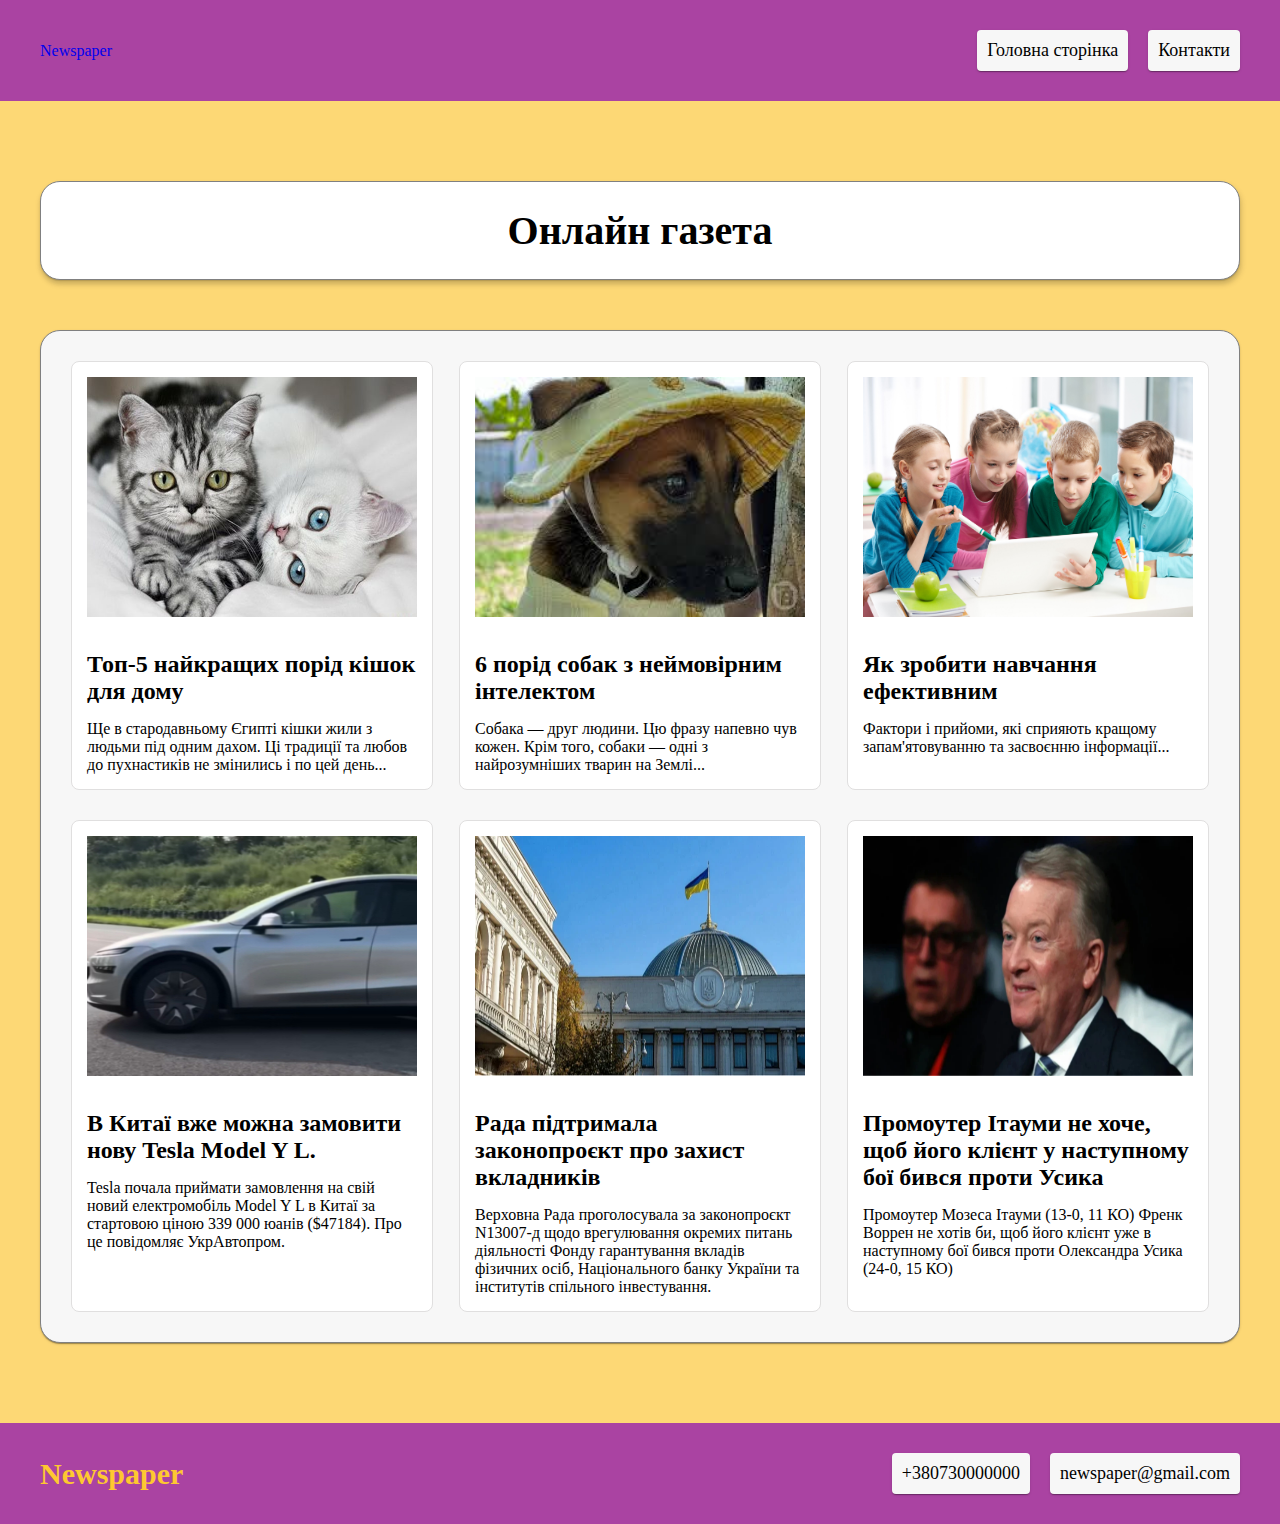
<file: index.html>
<!DOCTYPE html>
<html lang="en">

<head>
    <meta charset="UTF-8">
    <meta name="viewport" content="width=device-width, initial-scale=1.0">
    <title>Онлайн газета</title>
    <link rel="stylesheet" href="style.css">
</head>

<body>
    <header class="header">
        <div class="container header-container">
            <a href="index.html">Newspaper</a>
            <ul class="header-list">
                <li class="header-item">
                    <a class="header-link" href="">Головна сторінка</a>
                </li>
                <li class="header-item">
                    <a class="header-link" href="">Контакти</a>
                </li>
            </ul>
        </div>
    </header>
    <main class="main">
        <section class="hero">
            <div class="container">
                <div class="hero-wrap">
                    <h1 class="hero-title">Онлайн газета</h1>
                </div>
                <div class="hero-container">
                    <ul class="hero-list">
                        <li class="hero-item">
                            <a class="hero-link" href="./new1.html">
                                <img class="hero-img" src="./img/new-one.jpg" alt="Кішки">
                                <h2 class="hero-subtitle">Топ-5 найкращих порiд кішок для дому</h2>
                                <p class="hero-text">
                                    Ще в стародавньому Єгипті кішки жили з людьми під одним дахом. Ці традиції та любов
                                    до пухнастиків не змінились і по цей день...
                                </p>
                            </a>
                        </li>
                        <li class="hero-item">
                            <a class="hero-link" href="./new2.html">
                                <img class="hero-img" src="./img/new-two.jpg" alt="Песик">
                                <h2 class="hero-subtitle">6 порід собак з неймовірним інтелектом</h2>
                                <p class="hero-text">
                                    Собака — друг людини. Цю фразу напевно чув кожен. Крім того, собаки — одні з
                                    найрозумніших тварин на Землі...
                                </p>
                            </a>
                        </li>
                        <li class="hero-item">
                            <a class="hero-link" href="./new3.html">
                                <img class="hero-img" src="./img/new-three.jpg" alt="Діти навчаються">
                                <h2 class="hero-subtitle">Як зробити навчання ефективним</h2>
                                <p class="hero-text">
                                    Фактори і прийоми, які сприяють кращому запам'ятовуванню та засвоєнню інформації...
                                </p>
                            </a>
                        </li>
                        <li class="hero-item">
                            <a class="hero-link" href="./new4.html">
                                <img class="hero-img" src="./img/model y.jpg" alt="Tesla model Y">
                                <h2 class="hero-subtitle">В Китаї вже можна замовити нову Tesla Model Y L.</h2>
                                <p class="hero-text">
                                    Tesla почала приймати замовлення на свій новий електромобіль Model Y L в Китаї за
                                    стартовою ціною 339 000 юанів ($47184). Про це повідомляє УкрАвтопром.
                                </p>
                            </a>
                        </li>
                        <li class="hero-item">
                            <a class="hero-link" href="./new5.html">
                                <img class="hero-img" src="./img/rada.webp" alt="Верховна Рада">
                                <h2 class="hero-subtitle">Рада підтримала законопроєкт про захист вкладників</h2>
                                <p class="hero-text">
                                    Верховна Рада проголосувала за законопроєкт N13007-д щодо врегулювання окремих
                                    питань діяльності Фонду гарантування вкладів фізичних осіб, Національного банку
                                    України та інститутів спільного інвестування.
                                </p>
                            </a>
                        </li>
                        <li class="hero-item">
                            <a class="hero-link" href="./new6.html">
                                <img class="hero-img" src="./img/boks.webp" alt="Чоловік">
                                <h2 class="hero-subtitle">Промоутер Ітауми не хоче, щоб його клієнт у наступному бої
                                    бився проти Усика</h2>
                                <p class="hero-text">
                                    Промоутер Мозеса Ітауми (13-0, 11 КО) Френк Воррен не хотів би, щоб його клієнт уже
                                    в наступному бої бився проти Олександра Усика (24-0, 15 КО)
                                </p>
                            </a>
                        </li>
                    </ul>
                </div>
            </div>
        </section>
    </main>
    <footer class="footer">
        <div class="container footer-container">
            <a class="footer-logo" href="index.html">Newspaper</a>
            <ul class="footer-list">
                <li class="footer-item">
                    <a class="footer-link" href="tel:+380730000000">+380730000000</a>
                </li>
                <li class="footer-item">
                    <a class="footer-link" href="mailto:newspaper@gmail.com">newspaper@gmail.com</a>
                </li>
            </ul>
        </div>
    </footer>
</body>

</html>
</file>
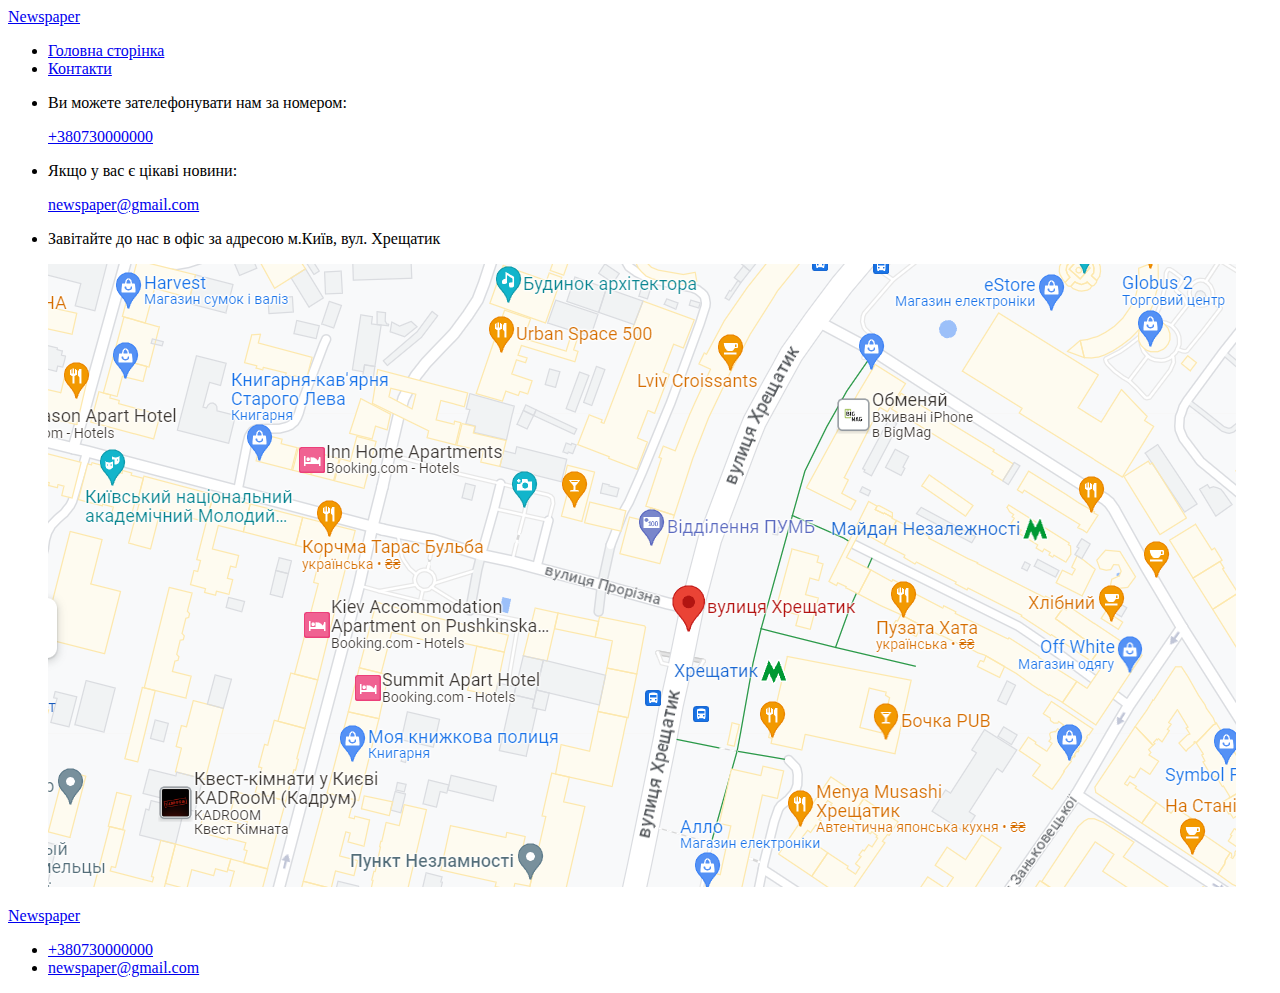
<file: contacts.html>
<!DOCTYPE html>
<html lang="en">
<head>
    <meta charset="UTF-8">
    <meta name="viewport" content="width=device-width, initial-scale=1.0">
    <title>Document</title>
</head>
<body>
     <header class="header">
        <div class="container header-container">
            <a class="header-logo" href="index.html">Newspaper</a>
            <ul class="header-list">
                <li class="header-item">
                    <a class="header-link" href="index.html">Головна сторінка</a>
                </li>
                <li class="header-item">
                    <a class="header-link" href="contacts.html">Контакти</a>
                </li>
            </ul>
        </div>
    </header>
    <main>
        <section class="contacts">
            <div class="container contacts-container">
                <div class="contacts-wrap">
                    <ul class="contacts-list">
                        <li class="contacts-item"><p class="contacts-text">Ви можете зателефонувати нам за номером:</p>
                        <a class="contacts-link" href="tel:+380730000000">+380730000000</a></li>
                        <li class="contacts-item">
                            <p class="contacts-text">Якщо у вас є цікаві новини:</p>
                            <a class="contacts-link" href="mailto:newspaper@gmail.com">newspaper@gmail.com</a>
                        </li>
                        <li class="contacts-item">
                            <p class="contacts-text">Завітайте до нас в офіс за адресою м.Київ, вул. Хрещатик</p>
                            <img class="contacts-img" src="./img/map.png" alt="Карта">
                        </li>
                    </ul>
                </div>
            </div>
        </section>
    </main>
    <footer class="footer">
        <div class="container footer-container">
            <a class="footer-logo" href="index.html">Newspaper</a>
            <ul class="footer-list">
                <li class="footer-item">
                    <a class="footer-link" href="tel:+380730000000">+380730000000</a>
                </li>
                <li class="footer-item">
                    <a class="footer-link" href="mailto:newspaper@gmail.com">newspaper@gmail.com</a>
                </li>
            </ul>
        </div>
    </footer>
</body>
</html>
</file>
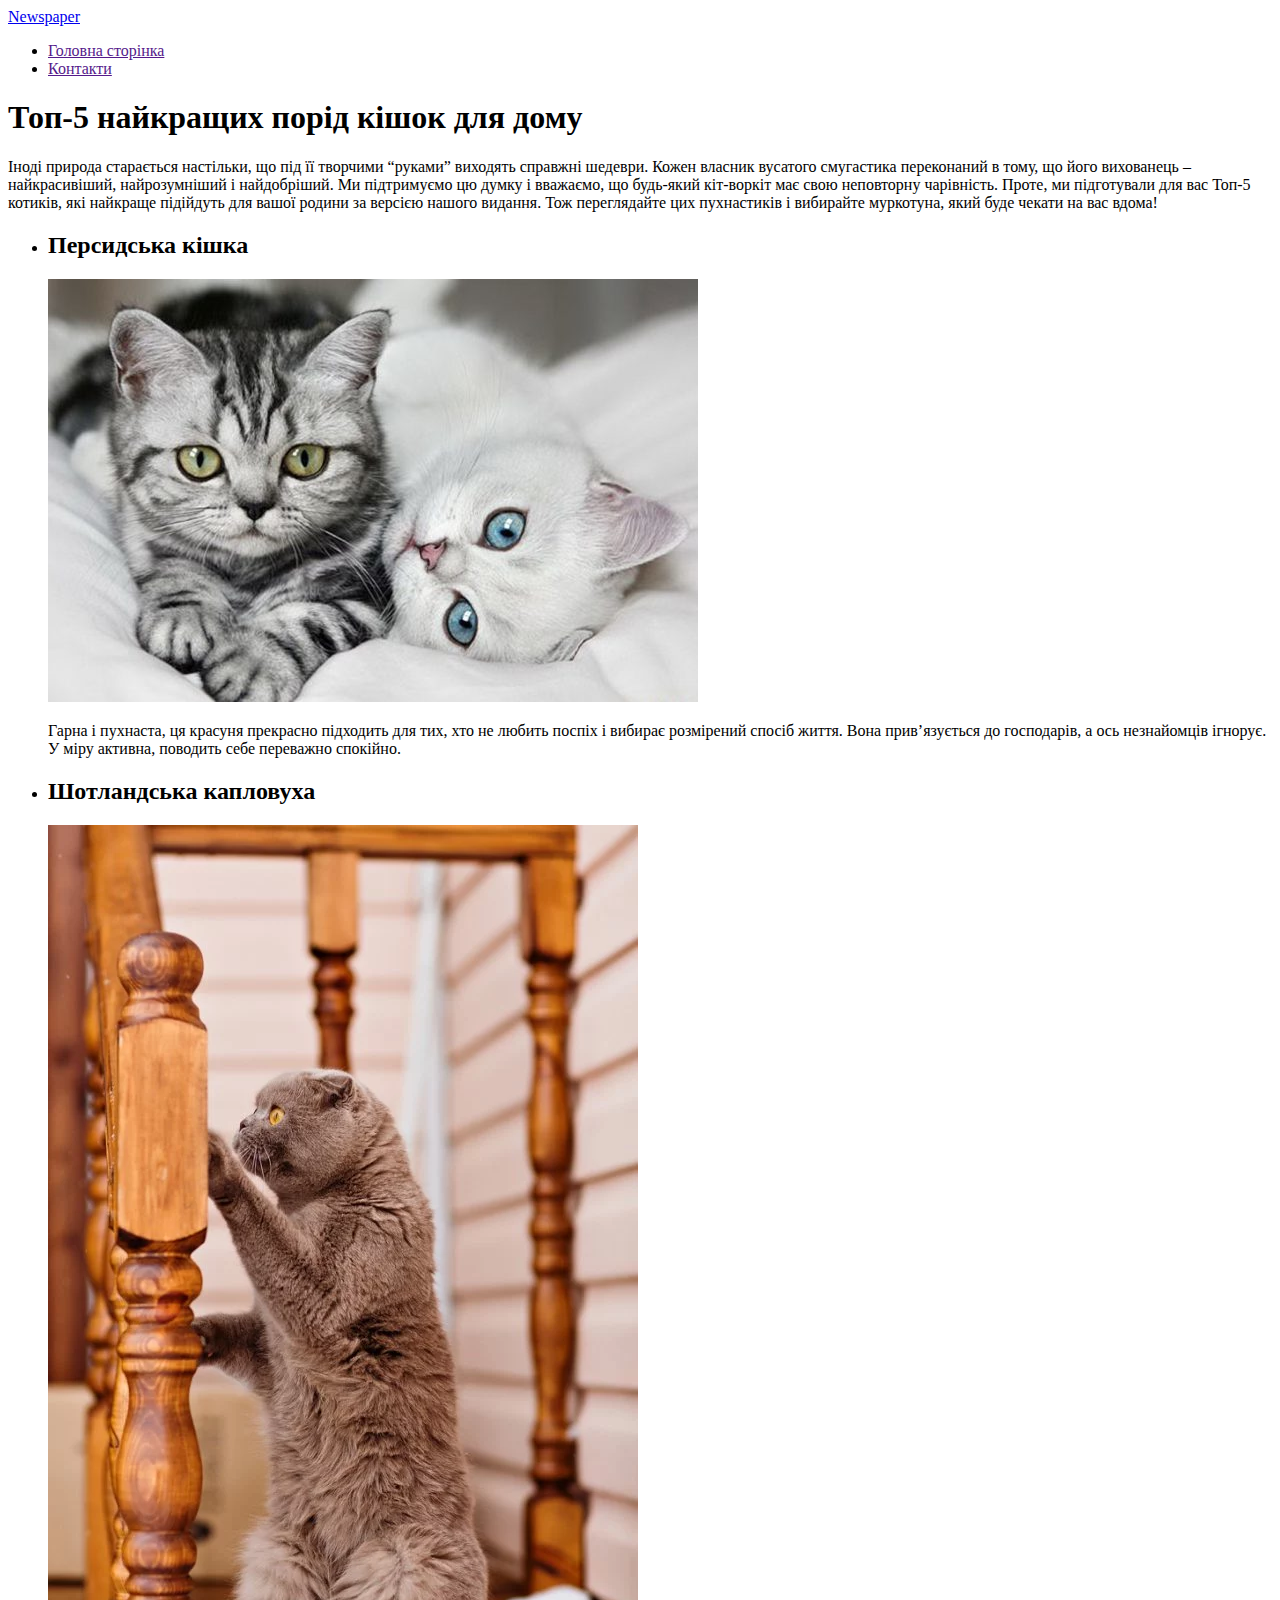
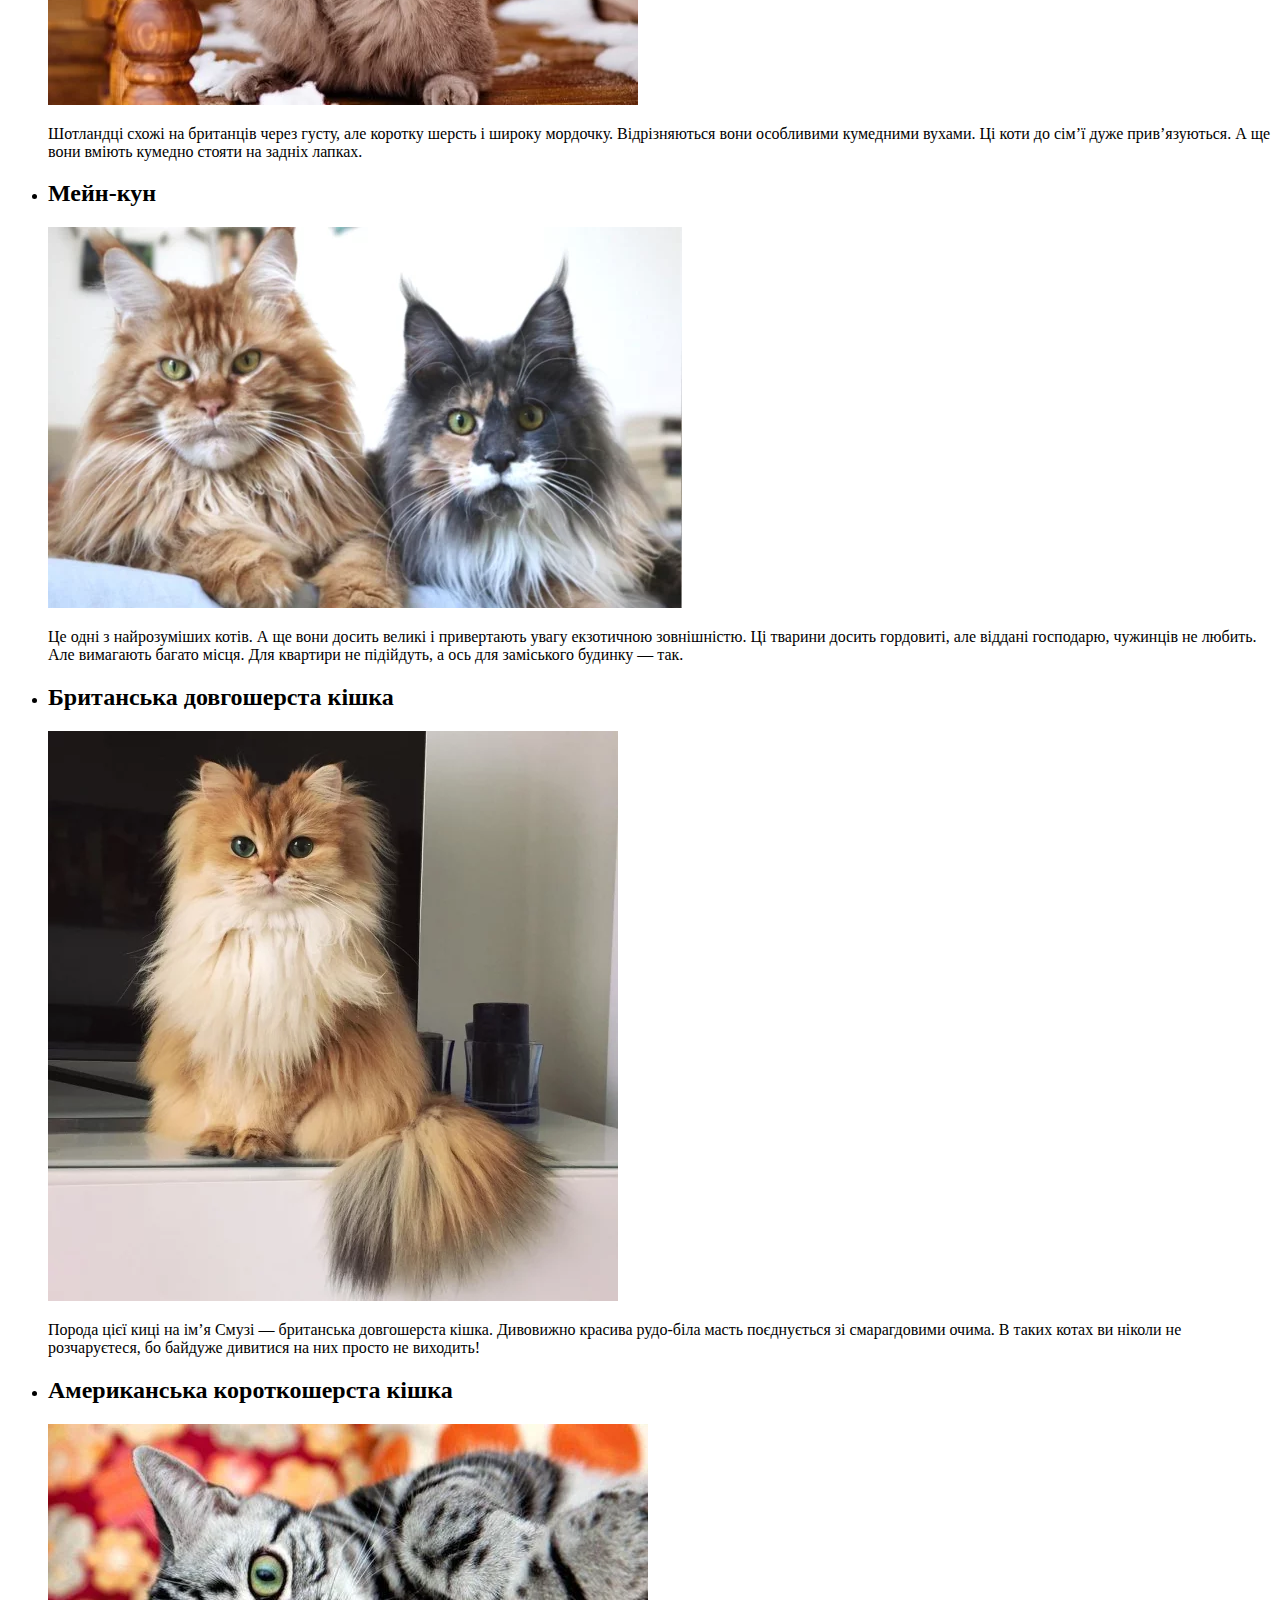
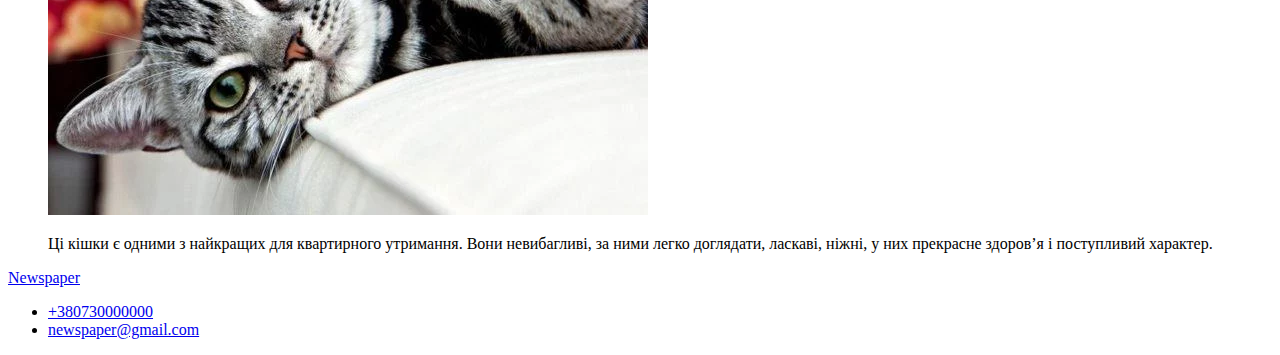
<file: new1.html>
<!DOCTYPE html>
<html lang="en">

<head>
    <meta charset="UTF-8">
    <meta name="viewport" content="width=device-width, initial-scale=1.0">
    <title>Топ-5 найкращих порiд кішок для дому</title>
</head>

<body>
    <header class="header">
        <div class="container header-container">
            <a href="index.html">Newspaper</a>
            <ul class="header-list">
                <li class="header-item">
                    <a class="header-link" href="">Головна сторінка</a>
                </li>
                <li class="header-item">
                    <a class="header-link" href="">Контакти</a>
                </li>
            </ul>
        </div>
    </header>
    <main>
        <section class="cat">
            <div class="container cat-container">
                <h1 class="cat-title">
                    Топ-5 найкращих порiд кішок для дому
                </h1>
                <p class="cat-text">
                    Іноді природа старається настільки, що під її творчими “руками” виходять справжні шедеври. Кожен
                    власник вусатого смугастика переконаний в тому, що його вихованець – найкрасивіший, найрозумніший і
                    найдобріший. Ми підтримуємо цю думку і вважаємо, що будь-який кіт-воркіт має свою неповторну
                    чарівність. Проте, ми підготували для вас Топ-5 котиків, які найкраще підійдуть для вашої родини за
                    версією нашого видання. Тож переглядайте цих пухнастиків і вибирайте муркотуна, який буде чекати на
                    вас вдома!
                </p>
                <ul class="cat-list">
                    <li class="cat-item">
                        <h2 class="cat-title">Персидська кішка</h2>
                        <img class="cat-img" src="./img/new-one.jpg" alt="Персидська кішка">
                        <p class="cat-text">Гарна і пухнаста, ця красуня прекрасно підходить для тих, хто не любить
                            поспіх і вибирає розмірений спосіб життя. Вона прив’язується до господарів, а ось
                            незнайомців ігнорує. У міру активна, поводить себе переважно спокійно.</p>
                    </li>
                    <li class="cat-item">
                        <h2 class="cat-title">Шотландська капловуха</h2>
                        <img class="cat-img" src="./img/cat-2.webp" alt="Шотландська капловуха">
                        <p class="cat-text">Шотландці схожі на британців через густу, але коротку шерсть і широку
                            мордочку. Відрізняються вони особливими кумедними вухами. Ці коти до сім’ї дуже
                            прив’язуються. А ще вони вміють кумедно стояти на задніх лапках.</p>
                    </li>
                    <li class="cat-item">
                        <h2 class="cat-title">Мейн-кун</h2>
                        <img class="cat-img" src="./img/cat-3.webp" alt="Мейн-кун">
                        <p class="cat-text">Це одні з найрозуміших котів. А ще вони досить великі і привертають увагу
                            екзотичною зовнішністю. Ці тварини досить гордовиті, але віддані господарю, чужинців не
                            любить. Але вимагають багато місця. Для квартири не підійдуть, а ось для заміського будинку
                            — так.</p>
                    </li>
                    <li class="cat-item">
                        <h2 class="cat-title">Британська довгошерста кішка</h2>
                        <img class="cat-img" src="./img/cat-4.webp" alt="Британська довгошерста кішка">
                        <p class="cat-text">Порода цієї киці на ім’я Смузі — британська довгошерста кішка. Дивовижно
                            красива рудо-біла масть поєднується зі смарагдовими очима. В таких котах ви ніколи не
                            розчаруєтеся, бо байдуже дивитися на них просто не виходить!</p>
                    </li>
                    <li class="cat-item">
                        <h2 class="cat-title">Американська короткошерста кішка</h2>
                        <img class="cat-img" src="./img/cat-5.webp" alt="Американська короткошерста кішка">
                        <p class="cat-text">Ці кішки є одними з найкращих для квартирного утримання. Вони невибагливі,
                            за ними легко доглядати, ласкаві, ніжні, у них прекрасне здоров’я і поступливий характер.
                        </p>
                    </li>
                </ul>
            </div>
        </section>
    </main>
    <footer class="footer">
        <div class="container footer-container">
            <a class="footer-logo" href="index.html">Newspaper</a>
            <ul class="footer-list">
                <li class="footer-item">
                    <a class="footer-link" href="tel:+380730000000">+380730000000</a>
                </li>
                <li class="footer-item">
                    <a class="footer-link" href="mailto:newspaper@gmail.com">newspaper@gmail.com</a>
                </li>
            </ul>
        </div>
    </footer>
</body>

</html>
</file>
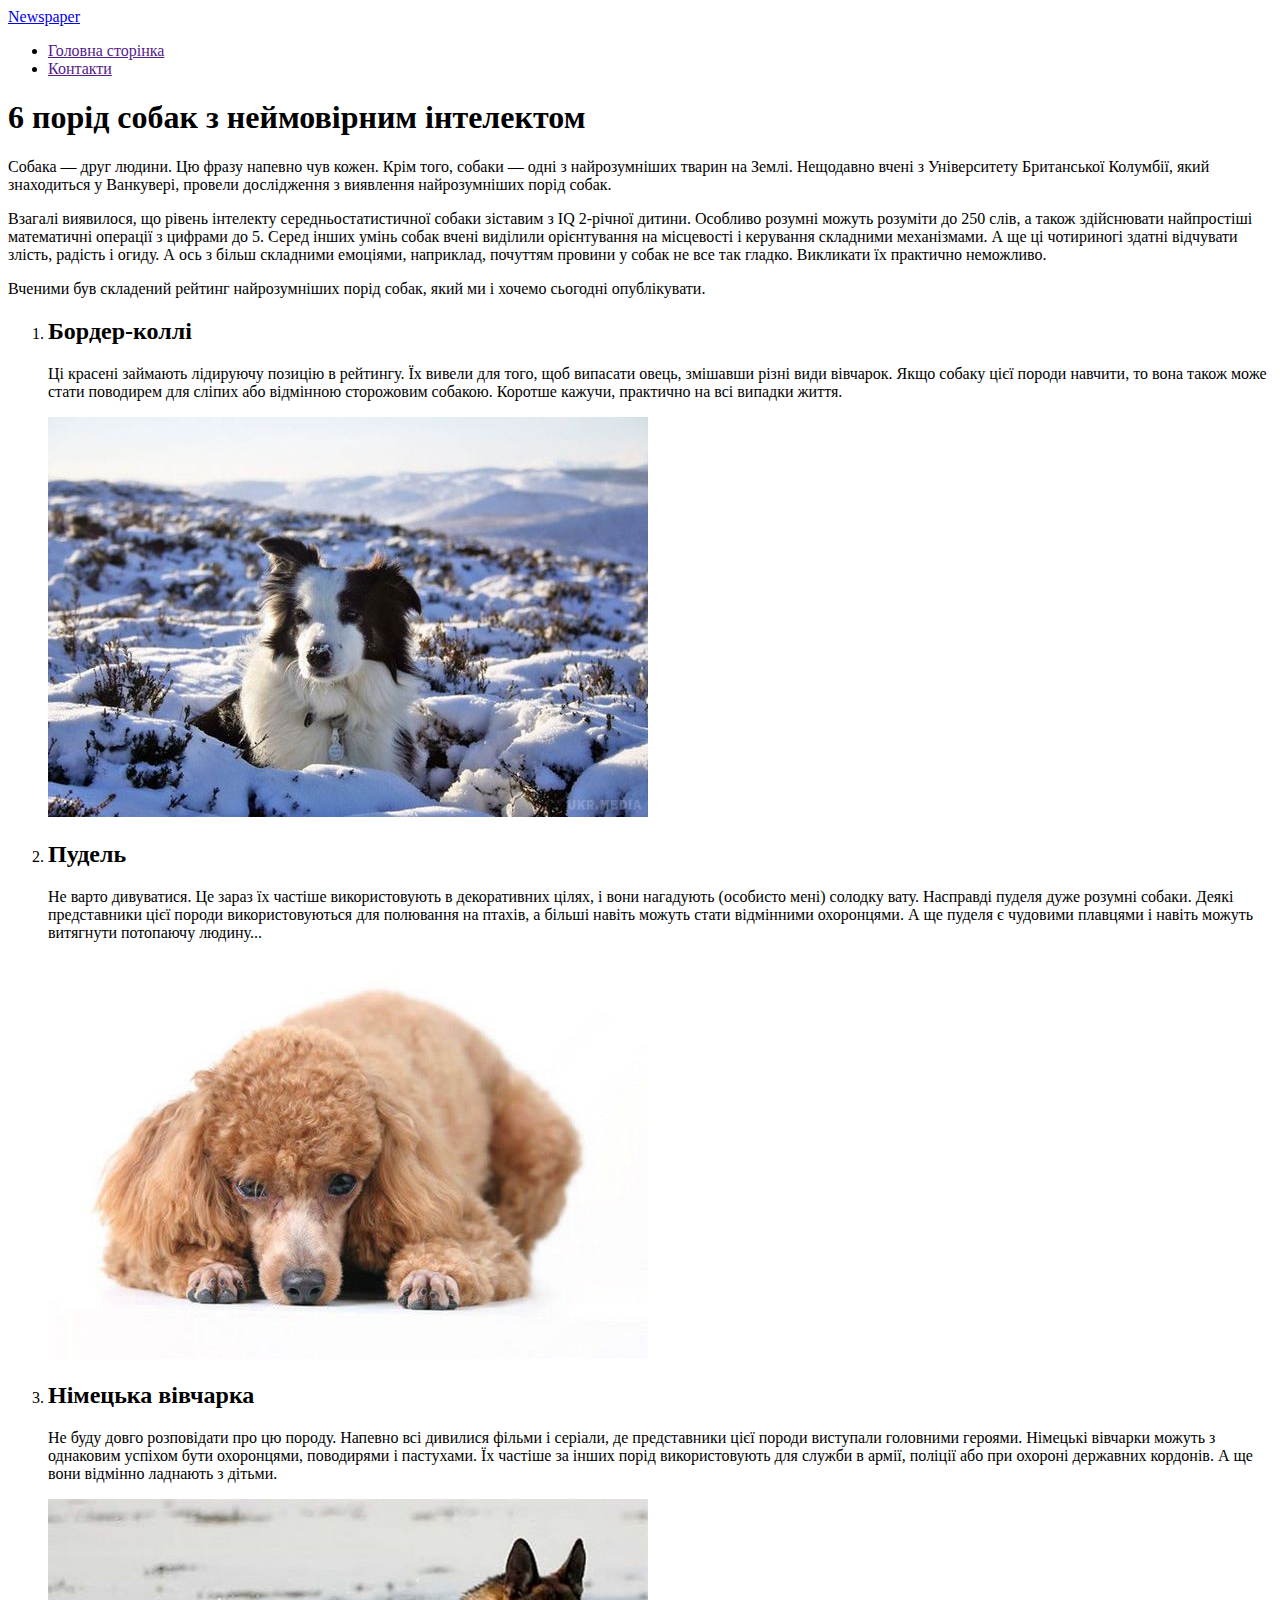
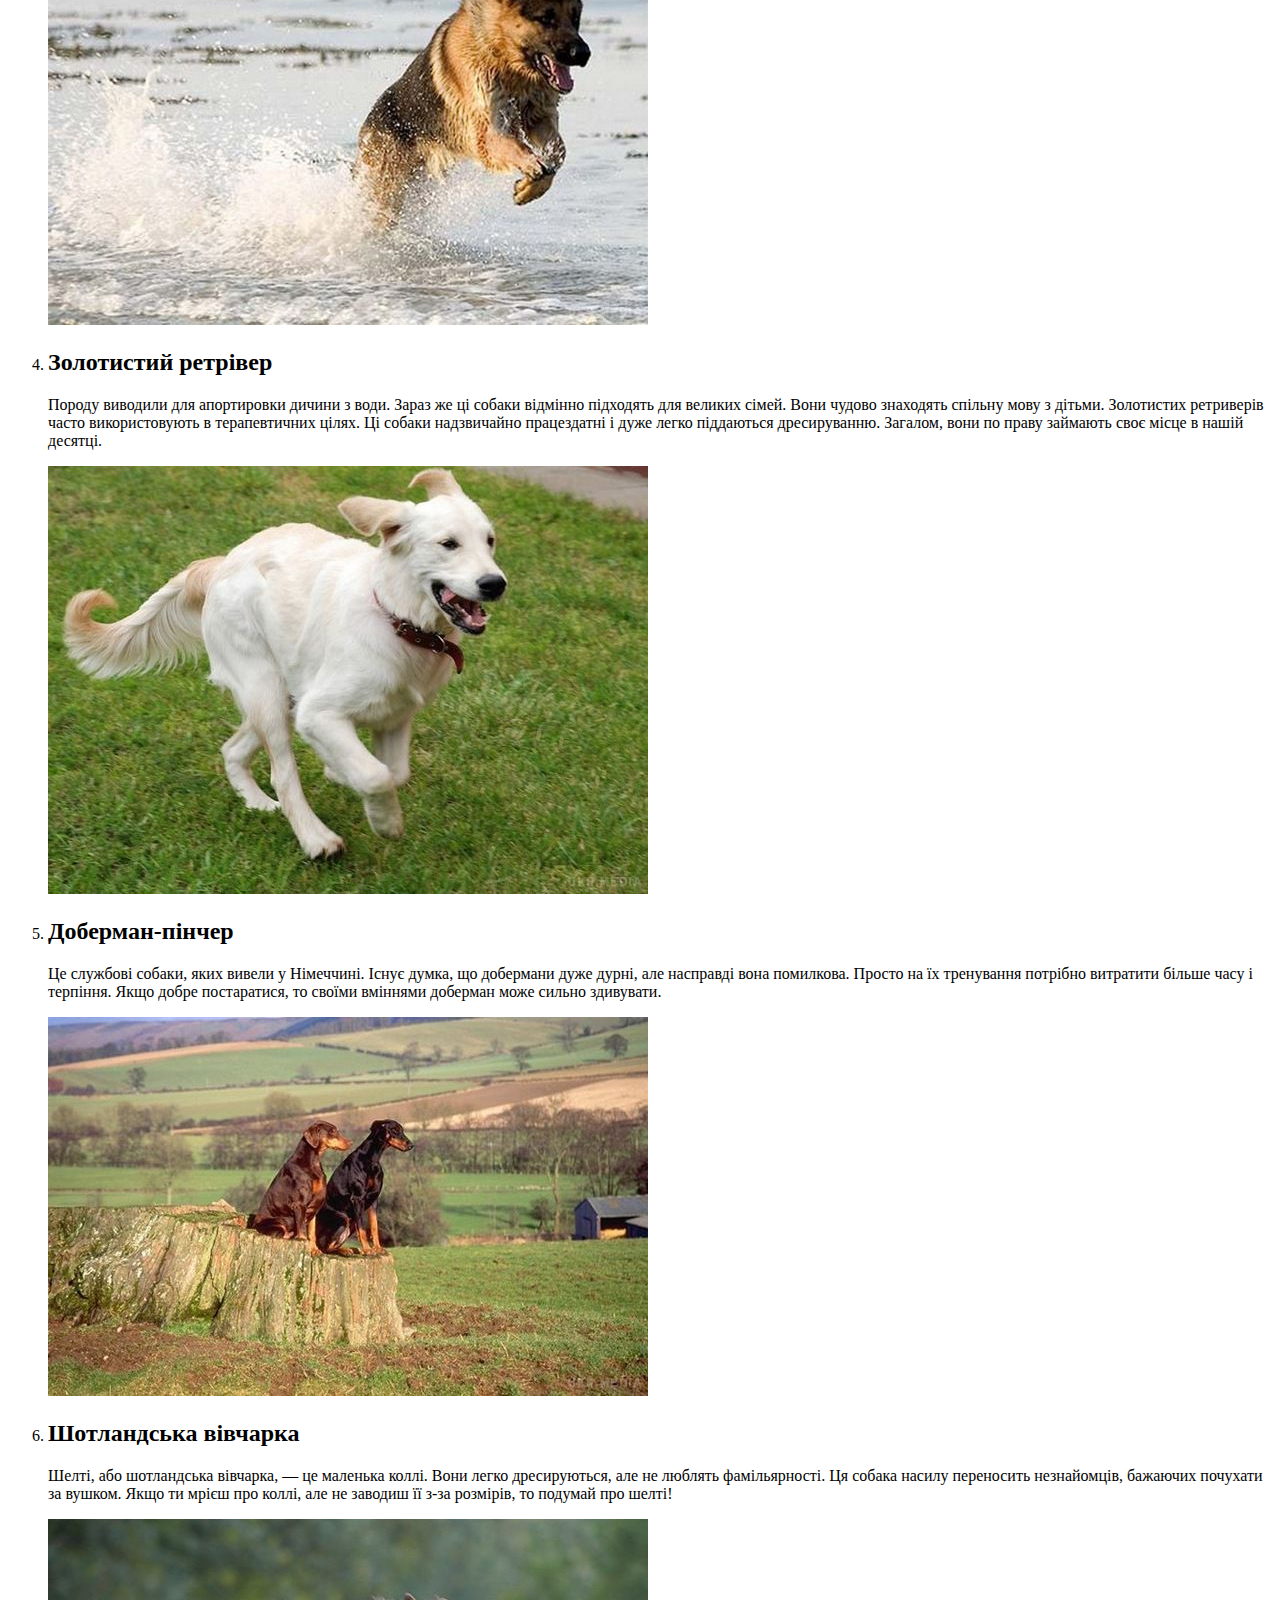
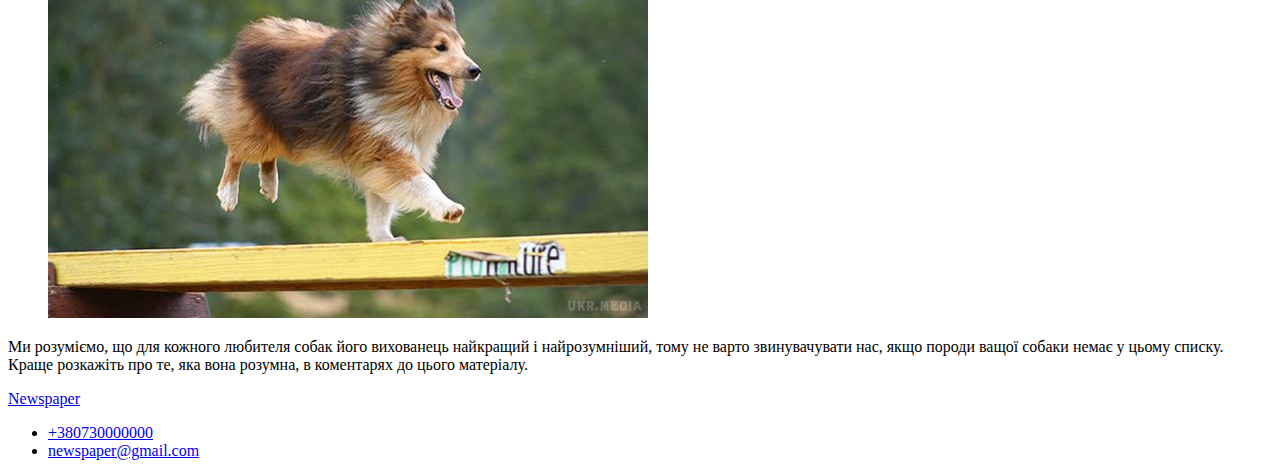
<file: new2.html>
<!DOCTYPE html>
<html lang="en">

<head>
    <meta charset="UTF-8">
    <meta name="viewport" content="width=device-width, initial-scale=1.0">
    <title>6 порід собак з неймовірним інтелектом</title>
</head>

<body>
    <header class="header">
        <div class="container header-container">
            <a href="index.html">Newspaper</a>
            <ul class="header-list">
                <li class="header-item">
                    <a class="header-link" href="">Головна сторінка</a>
                </li>
                <li class="header-item">
                    <a class="header-link" href="">Контакти</a>
                </li>
            </ul>
        </div>
    </header>
    <main>
        <section class="dog">
            <div class="container dog-container">
                <h1 class="title">
                    6 порід собак з неймовірним інтелектом
                </h1>
                <p class="dog-text">Собака — друг людини. Цю фразу напевно чув кожен. Крім того, собаки — одні з
                    найрозумніших тварин на Землі. Нещодавно вчені з Університету Британської Колумбії, який знаходиться
                    у Ванкувері, провели дослідження з виявлення найрозумніших порід собак.</p>
                <p class="dog-text">Взагалі виявилося, що рівень інтелекту середньостатистичної собаки зіставим з IQ
                    2-річної дитини. Особливо розумні можуть розуміти до 250 слів, а також здійснювати найпростіші
                    математичні операції з цифрами до 5. Серед інших умінь собак вчені виділили орієнтування на
                    місцевості і керування складними механізмами. А ще ці чотириногі здатні відчувати злість, радість і
                    огиду. А ось з більш складними емоціями, наприклад, почуттям провини у собак не все так гладко.
                    Викликати їх практично неможливо.</p>
                <p class="dog-text">Вченими був складений рейтинг найрозумніших порід собак, який ми і хочемо сьогодні
                    опублікувати.</p>
                <ol class="dog-list">
                    <li class="dog-item">
                        <h2 class="dog-title">Бордер-коллі</h2>
                        <p class="dog-text">Ці красені займають лідируючу позицію в рейтингу. Їх вивели для того, щоб
                            випасати овець, змішавши різні види вівчарок. Якщо собаку цієї породи навчити, то вона також
                            може стати поводирем для сліпих або відмінною сторожовим собакою. Коротше кажучи, практично
                            на всі випадки життя.</p>
                        <img class="dog-img" src="./img/dog-1.jpg" alt="Бордер-коллі">
                    </li>
                    <li class="dog-item">
                        <h2 class="dog-title">Пудель</h2>
                        <p class="dog-text">Не варто дивуватися. Це зараз їх частіше використовують в декоративних
                            цілях, і вони нагадують (особисто мені) солодку вату. Насправді пуделя дуже розумні собаки.
                            Деякі представники цієї породи використовуються для полювання на птахів, а більші навіть
                            можуть стати відмінними охоронцями. А ще пуделя є чудовими плавцями і навіть можуть
                            витягнути потопаючу людину...</p>
                        <img class="dog-img" src="./img/dog-2.jpg" alt="Пудель">
                    </li>
                    <li class="dog-item">
                        <h2 class="dog-title">Німецька вівчарка</h2>
                        <p class="dog-text">Не буду довго розповідати про цю породу. Напевно всі дивилися фільми і
                            серіали, де представники цієї породи виступали головними героями. Німецькі вівчарки можуть з
                            однаковим успіхом бути охоронцями, поводирями і пастухами. Їх частіше за інших порід
                            використовують для служби в армії, поліції або при охороні державних кордонів. А ще вони
                            відмінно ладнають з дітьми.</p>
                        <img class="dog-img" src="./img/dog-3.jpg" alt="Німецька вівчарка">
                    </li>
                    <li class="dog-item">
                        <h2 class="dog-title">Золотистий ретрівер</h2>
                        <p class="dog-text">Породу виводили для апортировки дичини з води. Зараз же ці собаки відмінно
                            підходять для великих сімей. Вони чудово знаходять спільну мову з дітьми. Золотистих
                            ретриверів часто використовують в терапевтичних цілях. Ці собаки надзвичайно працездатні і
                            дуже легко піддаються дресируванню. Загалом, вони по праву займають своє місце в нашій
                            десятці.</p>
                        <img class="dog-img" src="./img/dog-4.jpg" alt="Золотистий ретрівер">
                    </li>
                    <li class="dog-item">
                        <h2 class="dog-title">Доберман-пінчер</h2>
                        <p class="dog-text">Це службові собаки, яких вивели у Німеччині. Існує думка, що добермани дуже
                            дурні, але насправді вона помилкова. Просто на їх тренування потрібно витратити більше часу
                            і терпіння. Якщо добре постаратися, то своїми вміннями доберман може сильно здивувати.</p>
                        <img class="dog-img" src="./img/dog-5.jpg" alt="Доберман-пінчер">
                    </li>
                    <li class="dog-item">
                        <h2 class="dog-title">Шотландська вівчарка</h2>
                        <p class="dog-text">Шелті, або шотландська вівчарка, — це маленька коллі. Вони легко
                            дресируються, але не люблять фамільярності. Ця собака насилу переносить незнайомців,
                            бажаючих почухати за вушком. Якщо ти мрієш про коллі, але не заводиш її з-за розмірів, то
                            подумай про шелті!</p>
                        <img class="dog-img" src="./img/dog-6.jpg" alt="Шотландська вівчарка">
                    </li>
                </ol>
                <p class="dog-text">Ми розуміємо, що для кожного любителя собак його вихованець найкращий і
                    найрозумніший, тому не варто звинувачувати нас, якщо породи ващої собаки немає у цьому списку. Краще
                    розкажіть про те, яка вона розумна, в коментарях до цього матеріалу.</p>
            </div>
        </section>
    </main>
    <footer class="footer">
        <div class="container footer-container">
            <a class="footer-logo" href="index.html">Newspaper</a>
            <ul class="footer-list">
                <li class="footer-item">
                    <a class="footer-link" href="tel:+380730000000">+380730000000</a>
                </li>
                <li class="footer-item">
                    <a class="footer-link" href="mailto:newspaper@gmail.com">newspaper@gmail.com</a>
                </li>
            </ul>
        </div>
    </footer>
</body>

</html>
</file>
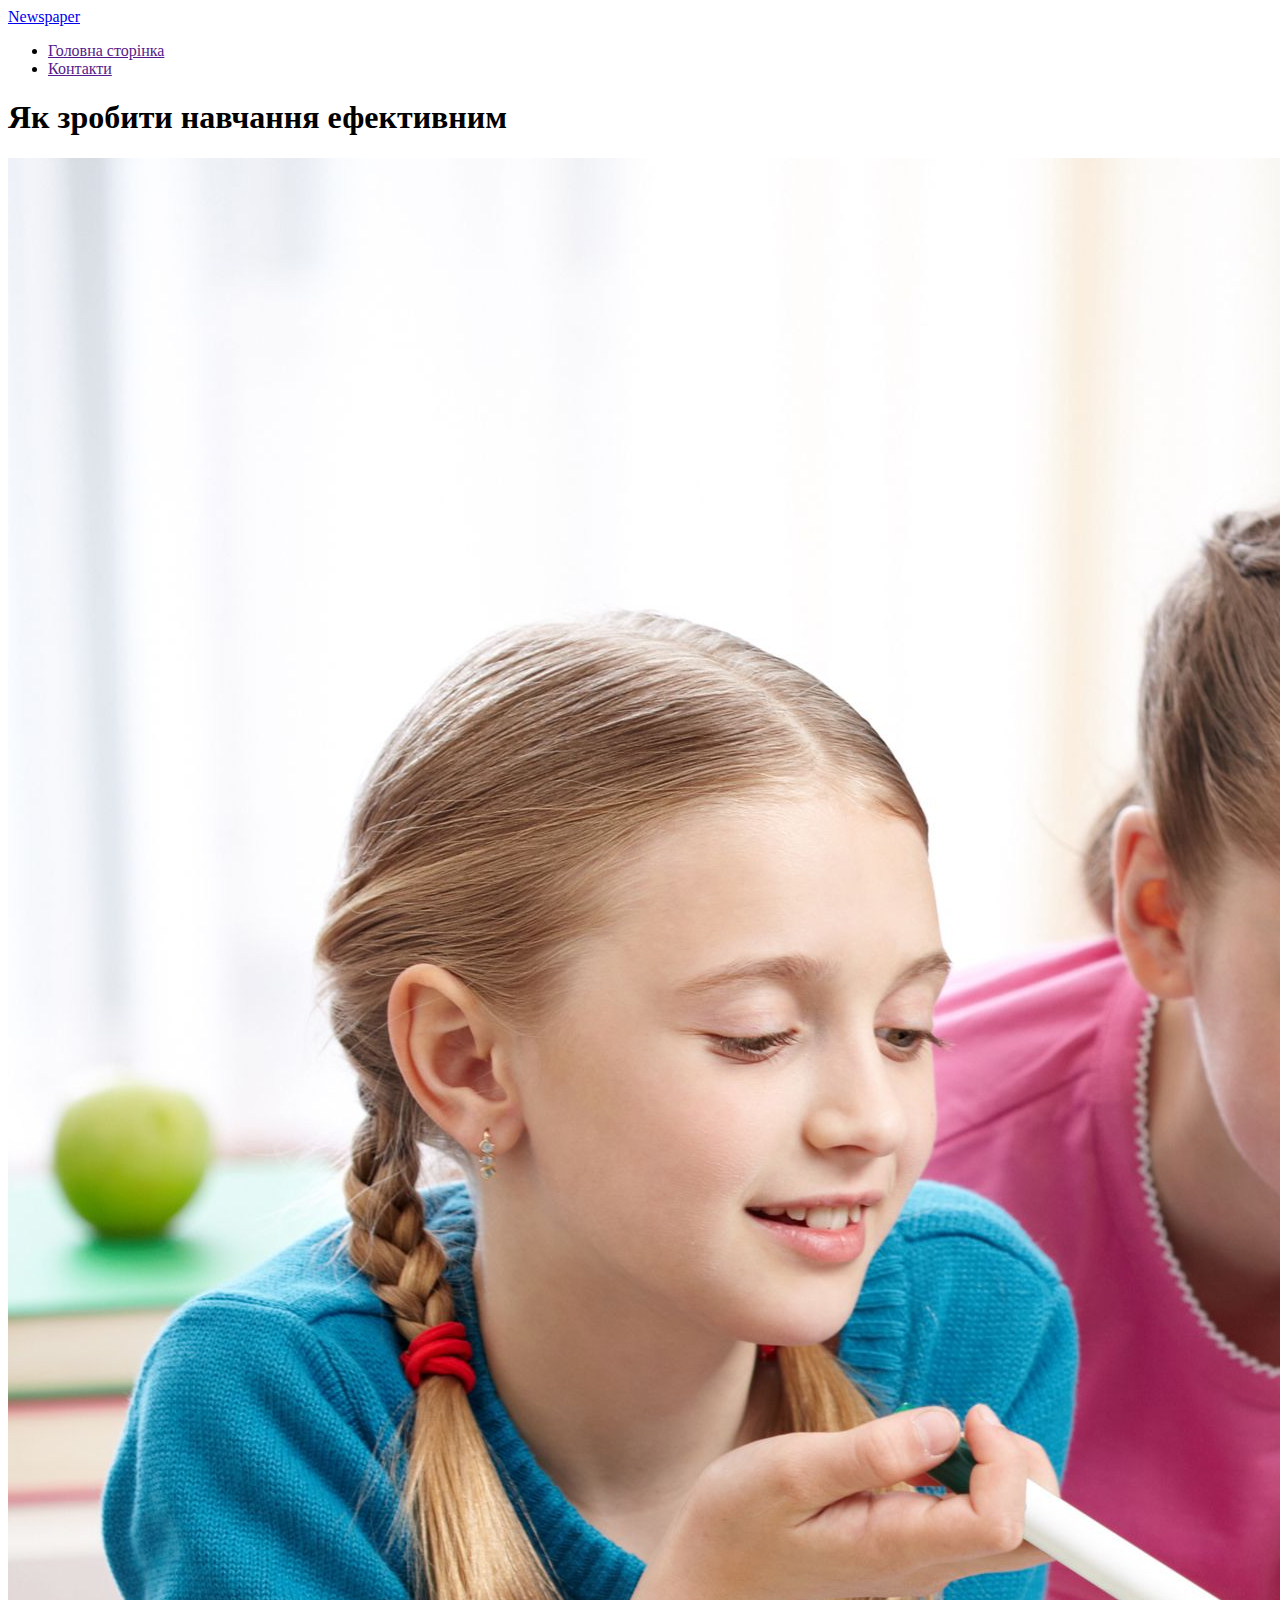
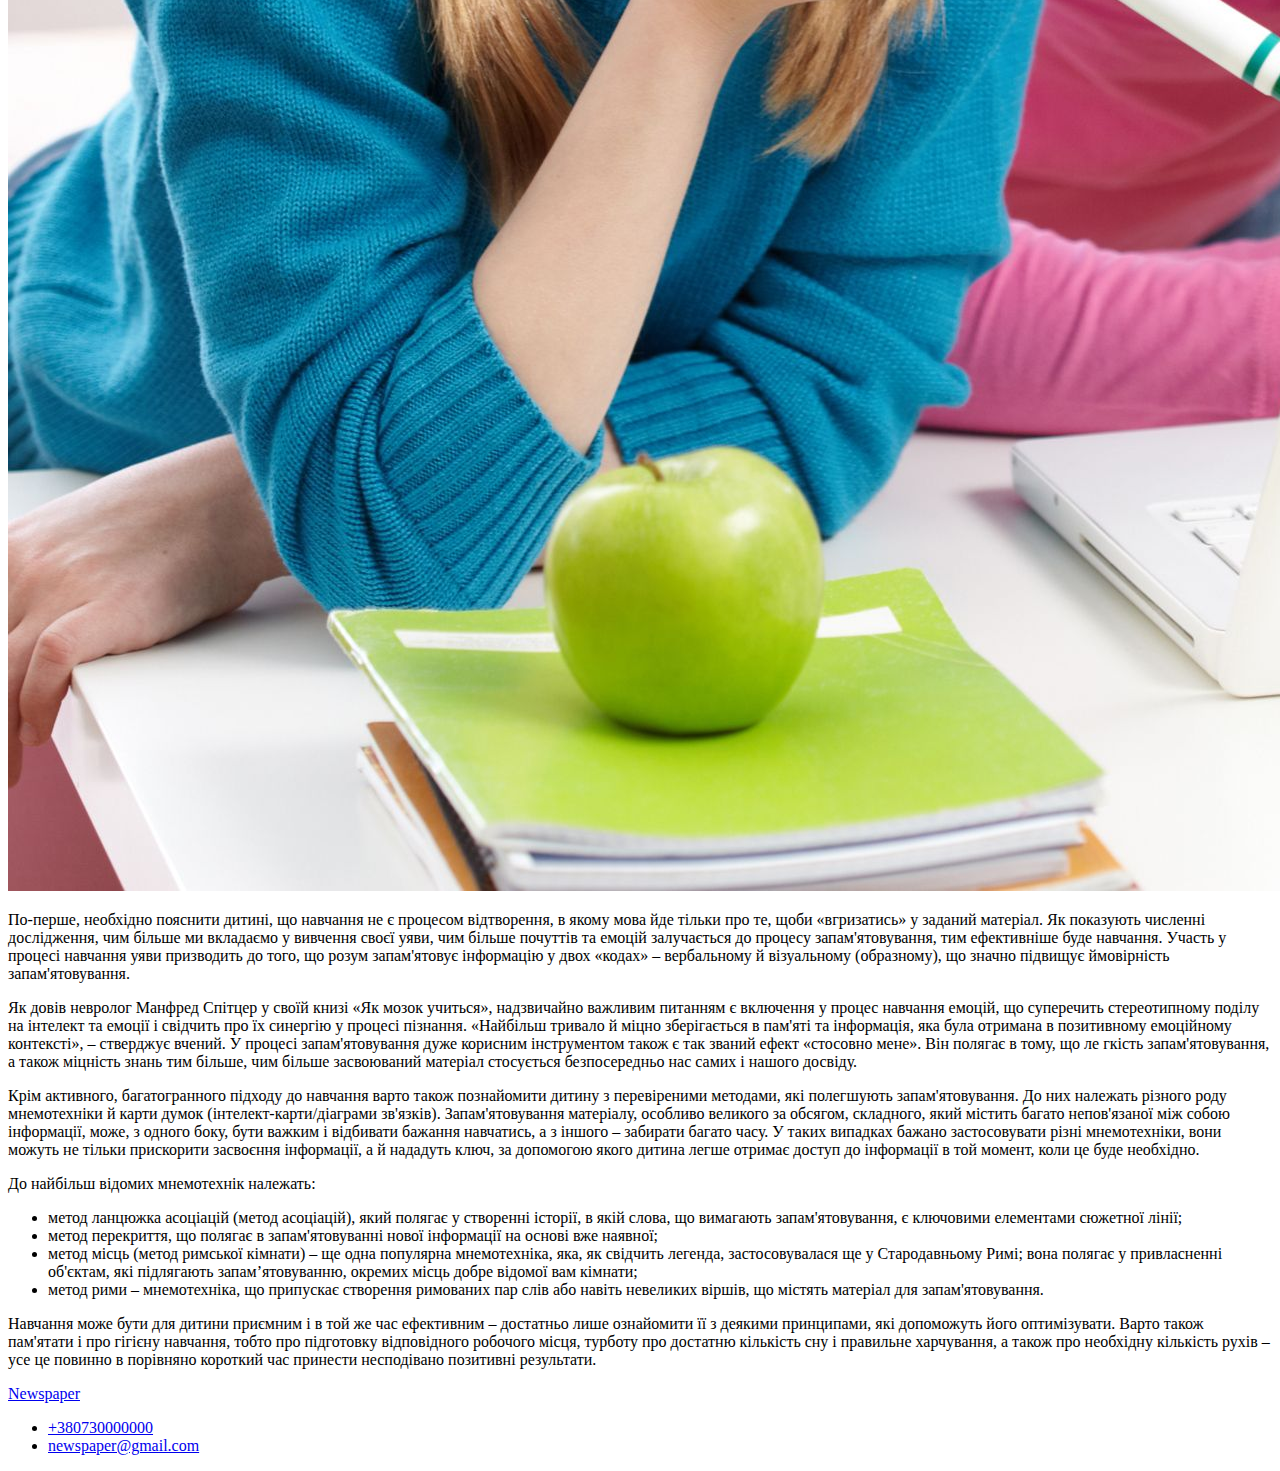
<file: new3.html>
<!DOCTYPE html>
<html lang="en">

<head>
    <meta charset="UTF-8">
    <meta name="viewport" content="width=device-width, initial-scale=1.0">
    <title>Як зробити навчання ефективним</title>
</head>

<body>
    <header class="header">
        <div class="container header-container">
            <a href="index.html">Newspaper</a>
            <ul class="header-list">
                <li class="header-item">
                    <a class="header-link" href="">Головна сторінка</a>
                </li>
                <li class="header-item">
                    <a class="header-link" href="">Контакти</a>
                </li>
            </ul>
        </div>
    </header>
    <main>
        <section class="study">
            <div class="container study-container">
                <h1 class="study-title">Як зробити навчання ефективним</h1>
                <img class="study-image" src="./img/new-three.jpg" alt="">
                <p class="study-text">По-перше, необхідно пояснити дитині, що навчання не є процесом відтворення, в
                    якому мова йде тільки про те, щоби «вгризатись» у заданий матеріал. Як показують численні
                    дослідження, чим більше ми вкладаємо у вивчення своєї уяви, чим більше почуттів та емоцій
                    залучається до процесу запам'ятовування, тим ефективніше буде навчання. Участь у процесі навчання
                    уяви призводить до того, що розум запам'ятовує інформацію у двох «кодах» – вербальному й візуальному
                    (образному), що значно підвищує ймовірність
                    запам'ятовування.</p>
                <p class="study-text">Як довів невролог Манфред Спітцер у своїй книзі «Як мозок учиться», надзвичайно
                    важливим питанням є включення у процес навчання емоцій, що суперечить стереотипному поділу на
                    інтелект та емоції і свідчить про їх синергію у процесі пізнання. «Найбільш тривало й міцно
                    зберігається в пам'яті та інформація, яка була отримана в позитивному емоційному контексті», –
                    стверджує вчений. У процесі запам'ятовування дуже корисним інструментом також є так званий ефект
                    «стосовно мене». Він полягає в тому, що ле
                    гкість запам'ятовування, а також міцність знань тим більше, чим більше засвоюваний матеріал
                    стосується безпосередньо нас самих і нашого досвіду.
                </p>
                <p class="study-text">Крім активного, багатогранного підходу до навчання варто також познайомити дитину
                    з перевіреними методами, які полегшують запам'ятовування. До них належать різного роду мнемотехніки
                    й карти думок (інтелект-карти/діаграми зв'язків). Запам'ятовування матеріалу, особливо великого за
                    обсягом, складного, який містить багато непов'язаної між собою інформації, може, з одного боку, бути
                    важким і відбивати бажання навчатись, а з іншого – забирати багато часу. У таких випадках бажано
                    застосовувати різні
                    мнемотехніки, вони можуть не тільки прискорити засвоєння інформації, а й нададуть ключ, за допомогою
                    якого дитина легше отримає доступ до інформації в той момент, коли це буде необхідно.</p>
                <p class="study-text">До найбільш відомих мнемотехнік належать:</p>
                <ul class="study-list">
                    <li class="study-item">метод ланцюжка асоціацій (метод асоціацій), який полягає у створенні історії,
                        в якій слова, що вимагають запам'ятовування, є ключовими елементами сюжетної лінії;</li>
                    <li class="study-item">метод перекриття, що полягає в запам'ятовуванні нової інформації на основі
                        вже наявної;</li>
                    <li class="study-item">метод місць (метод римської кімнати) – ще одна популярна мнемотехніка, яка,
                        як свідчить легенда, застосовувалася ще у Стародавньому Римі; вона полягає у привласненні
                        об'єктам, які підлягають запам’ятовуванню, окремих місць добре відомої вам кімнати;</li>
                    <li class="study-item">метод рими – мнемотехніка, що припускає створення римованих пар слів або
                        навіть невеликих віршів, що містять матеріал для запам'ятовування.</li>
                </ul>
                <p class="study-text">
                    Навчання може бути для дитини приємним і в той же час ефективним – достатньо лише ознайомити її з
                    деякими принципами, які допоможуть його оптимізувати. Варто також пам'ятати і про гігієну навчання,
                    тобто про підготовку відповідного робочого місця, турботу про достатню кількість сну і правильне
                    харчування, а також про необхідну кількість рухів – усе це повинно в порівняно короткий час принести
                    несподівано позитивні результати.
                </p>
            </div>
        </section>
    </main>
    <footer class="footer">
        <div class="container footer-container">
            <a class="footer-logo" href="index.html">Newspaper</a>
            <ul class="footer-list">
                <li class="footer-item">
                    <a class="footer-link" href="tel:+380730000000">+380730000000</a>
                </li>
                <li class="footer-item">
                    <a class="footer-link" href="mailto:newspaper@gmail.com">newspaper@gmail.com</a>
                </li>
            </ul>
        </div>
    </footer>
</body>

</html>
</file>
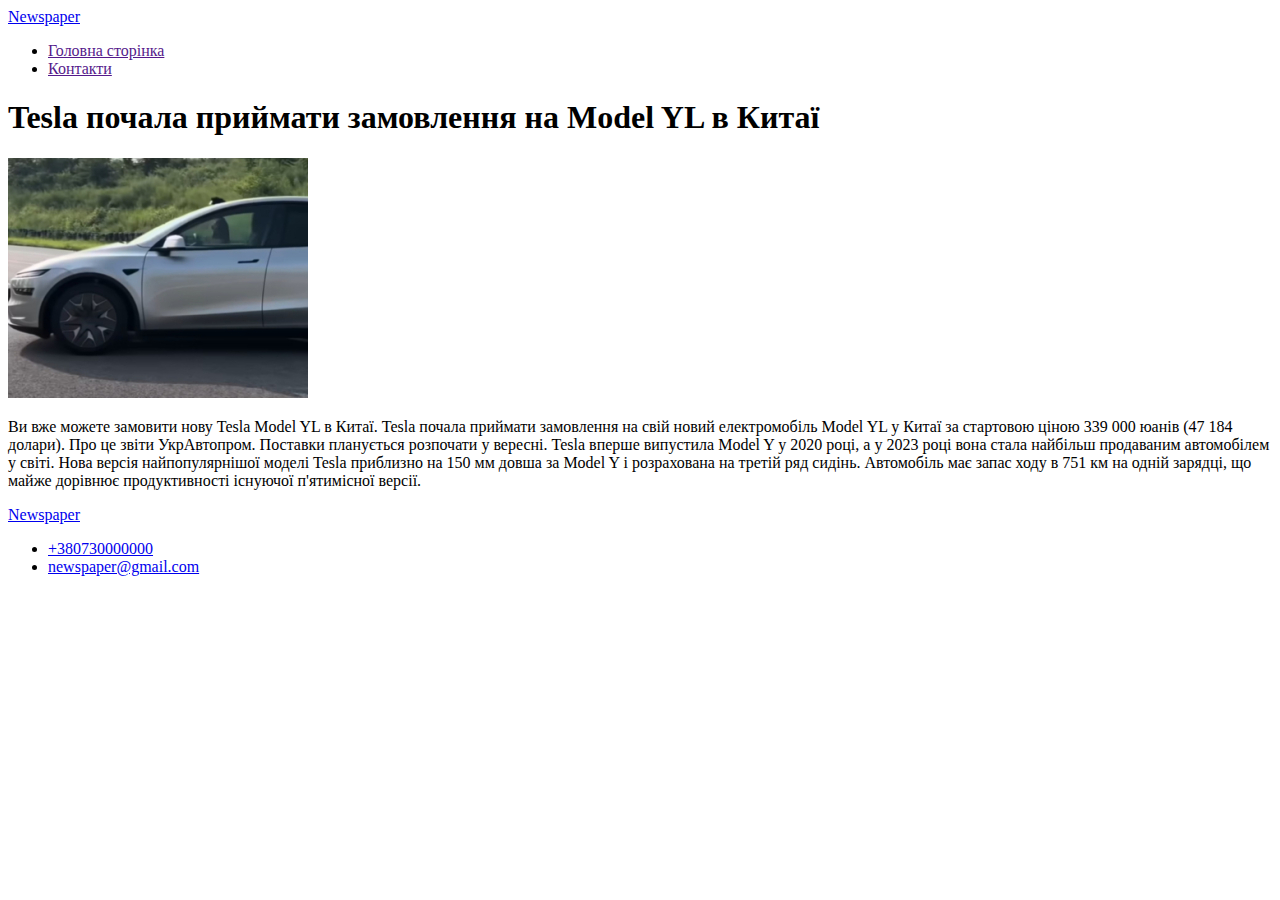
<file: new4.html>
<!DOCTYPE html>
<html lang="en">

<head>
    <meta charset="UTF-8">
    <meta name="viewport" content="width=device-width, initial-scale=1.0">
    <title>Document</title>
</head>

<body>
    <header class="header">
        <div class="container header-container">
            <a href="index.html">Newspaper</a>
            <ul class="header-list">
                <li class="header-item">
                    <a class="header-link" href="">Головна сторінка</a>
                </li>
                <li class="header-item">
                    <a class="header-link" href="">Контакти</a>
                </li>
            </ul>
        </div>
    </header>
    <main>
        <section class="tesla">
            <div class="container tesla-container">
                <h1 class="tesla-title">Tesla почала приймати замовлення на Model YL в Китаї</h1>
                <img class="tesla-image" src="./img/model y.jpg" alt="Tesla model YL">
                <p class="study-text">Ви вже можете замовити нову Tesla Model YL в Китаї.

                    Tesla почала приймати замовлення на свій новий електромобіль Model YL у Китаї за стартовою ціною 339
                    000 юанів (47 184 долари). Про це звіти УкрАвтопром.

                    Поставки планується розпочати у вересні.



                    Tesla вперше випустила Model Y у 2020 році, а у 2023 році вона стала найбільш продаваним автомобілем
                    у світі.

                    Нова версія найпопулярнішої моделі Tesla приблизно на 150 мм довша за Model Y і розрахована на
                    третій ряд сидінь.

                    Автомобіль має запас ходу в 751 км на одній зарядці, що майже дорівнює продуктивності існуючої
                    п'ятимісної версії.</p>
    </main>
    <footer class="footer">
        <div class="container footer-container">
            <a class="footer-logo" href="index.html">Newspaper</a>
            <ul class="footer-list">
                <li class="footer-item">
                    <a class="footer-link" href="tel:+380730000000">+380730000000</a>
                </li>
                <li class="footer-item">
                    <a class="footer-link" href="mailto:newspaper@gmail.com">newspaper@gmail.com</a>
                </li>
            </ul>
        </div>
    </footer>
</body>

</html>
</file>
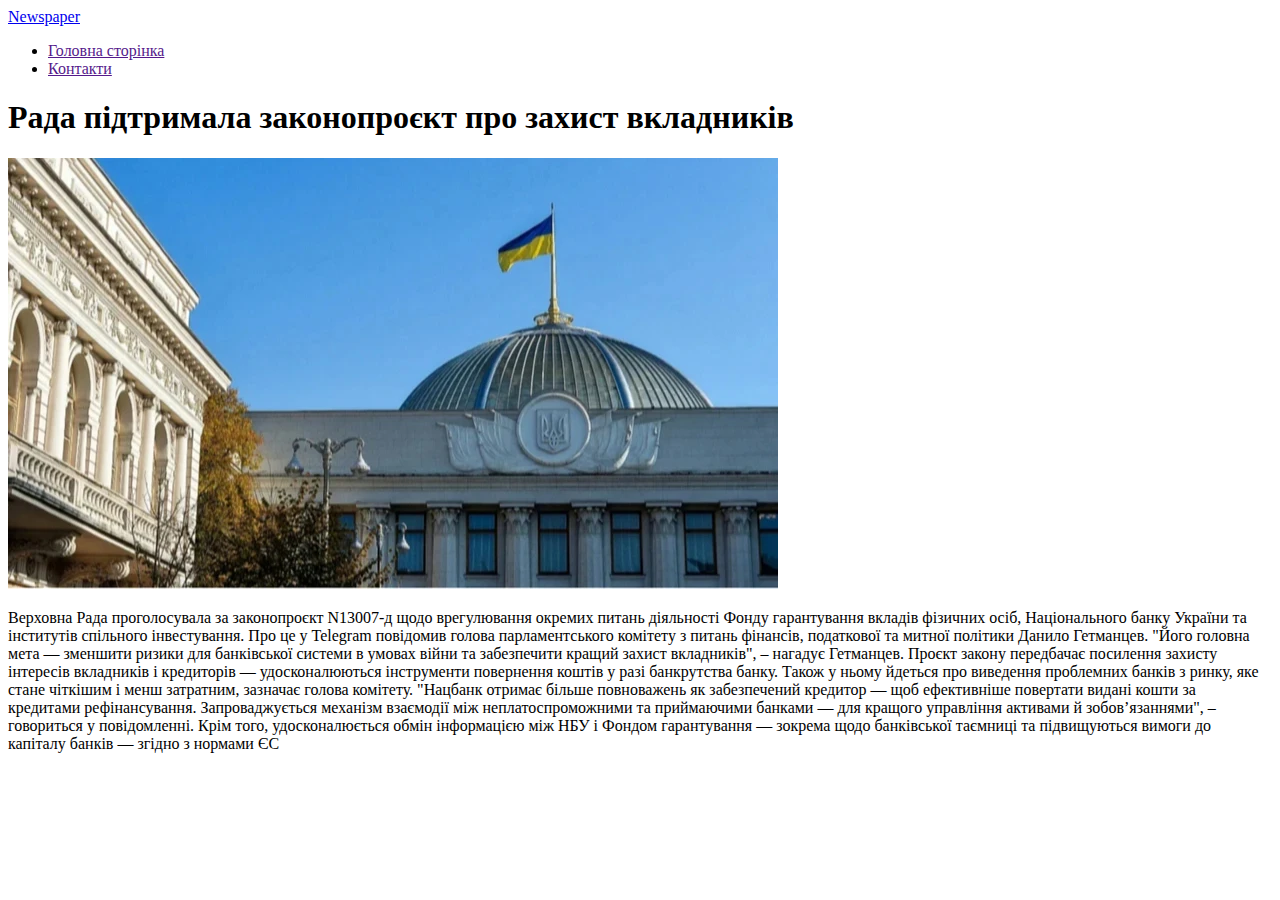
<file: new5.html>
<!DOCTYPE html>
<html lang="en">
<head>
    <meta charset="UTF-8">
    <meta name="viewport" content="width=device-width, initial-scale=1.0">
    <title>Document</title>
</head>
<body>
    <header class="header">
        <div class="container header-container">
            <a href="index.html">Newspaper</a>
            <ul class="header-list">
                <li class="header-item">
                    <a class="header-link" href="">Головна сторінка</a>
                </li>
                <li class="header-item">
                    <a class="header-link" href="">Контакти</a>
                </li>
            </ul>
        </div>
    </header>
   <main>
     <section class="rada">
            <div class="container rada-container">
                <h1 class="rada-title">Рада підтримала законопроєкт про захист вкладників</h1>
                <img class="rada-image" src="./img/rada.webp" alt="Верховна рада">
                <p class="rada-text">Верховна Рада проголосувала за законопроєкт N13007-д щодо врегулювання окремих питань діяльності Фонду гарантування вкладів фізичних осіб, Національного банку України та інститутів спільного інвестування.
Про це у Telegram повідомив голова парламентського комітету з питань фінансів, податкової та митної політики Данило Гетманцев.
"Його головна мета — зменшити ризики для банківської системи в умовах війни та забезпечити кращий захист вкладників", – нагадує Гетманцев.
Проєкт закону передбачає посилення захисту інтересів вкладників і кредиторів — удосконалюються інструменти повернення коштів у разі банкрутства банку.
Також у ньому йдеться про виведення проблемних банків з ринку, яке стане чіткішим і менш затратним, зазначає голова комітету.
"Нацбанк отримає більше повноважень як забезпечений кредитор — щоб ефективніше повертати видані кошти за кредитами рефінансування. Запроваджується механізм взаємодії між неплатоспроможними та приймаючими банками — для кращого управління активами й зобов’язаннями", – говориться у повідомленні.
Крім того, удосконалюється обмін інформацією між НБУ і Фондом гарантування — зокрема щодо банківської таємниці та підвищуються вимоги до капіталу банків — згідно з нормами ЄС</p>
   </main>
</body>
</html>
</file>
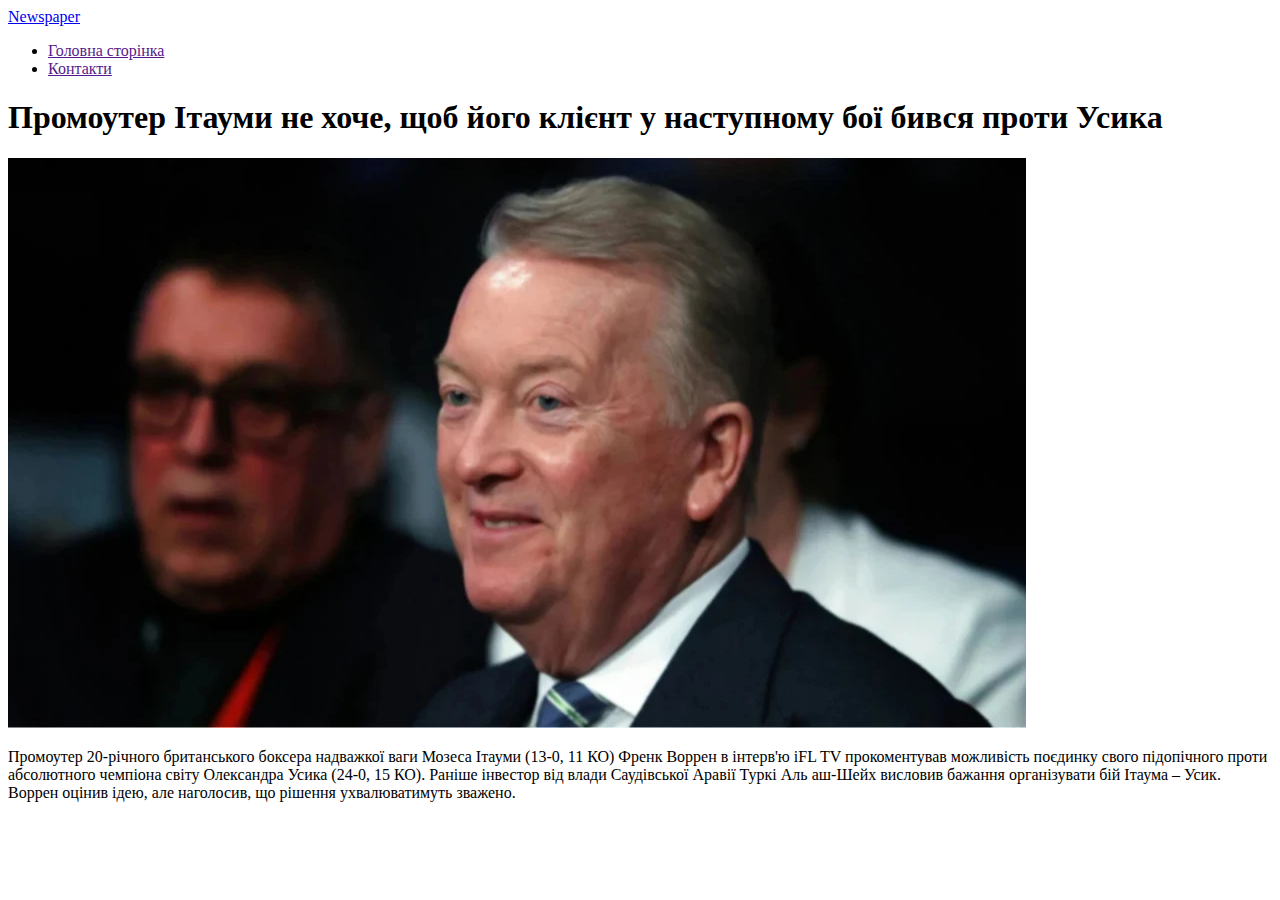
<file: new6.html>
<!DOCTYPE html>
<html lang="en">
<head>
    <meta charset="UTF-8">
    <meta name="viewport" content="width=device-width, initial-scale=1.0">
    <title>Document</title>
</head>
<body>
    <header class="header">
        <div class="container header-container">
            <a href="index.html">Newspaper</a>
            <ul class="header-list">
                <li class="header-item">
                    <a class="header-link" href="">Головна сторінка</a>
                </li>
                <li class="header-item">
                    <a class="header-link" href="">Контакти</a>
                </li>
            </ul>
        </div>
    </header>
    <main>
        <section class="usyk">
            <div class="container usyk-container">
                <h1 class="usyk-title">Промоутер Ітауми не хоче, щоб його клієнт у наступному бої бився проти Усика</h1>
                <img class="usyk-image" src="./img/boks.webp" alt="промоутер хоче щоб усик не бився з його бійцем">
                <p class="usyk-text">Промоутер 20-річного британського боксера надважкої ваги Мозеса Ітауми (13-0, 11 КО) Френк Воррен в інтерв'ю iFL TV прокоментував можливість поєдинку свого підопічного проти абсолютного чемпіона світу Олександра Усика (24-0, 15 КО).

Раніше інвестор від влади Саудівської Аравії Туркі Аль аш-Шейх висловив бажання організувати бій Ітаума – Усик. Воррен оцінив ідею, але наголосив, що рішення ухвалюватимуть зважено.</p>
    </main>
</body>
</html>
</file>
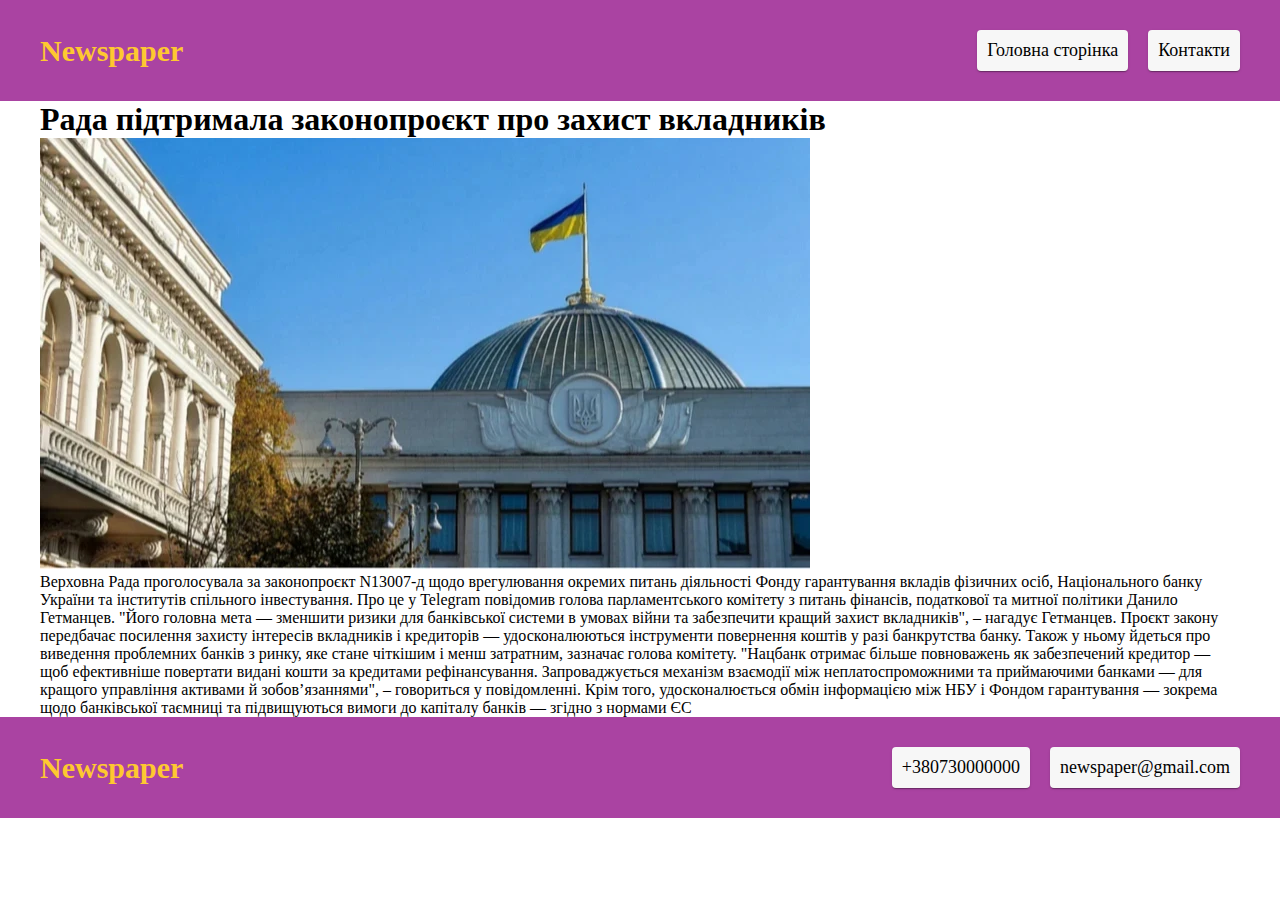
<file: new_five.html>
<!DOCTYPE html>
<html lang="en">
<head>
    <meta charset="UTF-8">
    <meta name="viewport" content="width=device-width, initial-scale=1.0">
    <title>Document</title>
    <link rel="stylesheet" href="style.css">
</head>
<body>
    <header class="header">
        <div class="container header-container">
            <a class="header-logo" href="index.html">Newspaper</a>
            <ul class="header-list">
                <li class="header-item">
                    <a class="header-link" href="index.html">Головна сторінка</a>
                </li>
                <li class="header-item">
                    <a class="header-link" href="contacts.html">Контакти</a>
                </li>
            </ul>
        </div>
    </header>
   <main>
     <section class="rada">
            <div class="container rada-container">
                <h1 class="rada-title">Рада підтримала законопроєкт про захист вкладників</h1>
                <img class="rada-image" src="./img/rada.webp" alt="Верховна рада">
                <p class="rada-text">Верховна Рада проголосувала за законопроєкт N13007-д щодо врегулювання окремих питань діяльності Фонду гарантування вкладів фізичних осіб, Національного банку України та інститутів спільного інвестування.
Про це у Telegram повідомив голова парламентського комітету з питань фінансів, податкової та митної політики Данило Гетманцев.
"Його головна мета — зменшити ризики для банківської системи в умовах війни та забезпечити кращий захист вкладників", – нагадує Гетманцев.
Проєкт закону передбачає посилення захисту інтересів вкладників і кредиторів — удосконалюються інструменти повернення коштів у разі банкрутства банку.
Також у ньому йдеться про виведення проблемних банків з ринку, яке стане чіткішим і менш затратним, зазначає голова комітету.
"Нацбанк отримає більше повноважень як забезпечений кредитор — щоб ефективніше повертати видані кошти за кредитами рефінансування. Запроваджується механізм взаємодії між неплатоспроможними та приймаючими банками — для кращого управління активами й зобов’язаннями", – говориться у повідомленні.
Крім того, удосконалюється обмін інформацією між НБУ і Фондом гарантування — зокрема щодо банківської таємниці та підвищуються вимоги до капіталу банків — згідно з нормами ЄС</p>
   </main>
   <footer class="footer">
        <div class="container footer-container">
            <a class="footer-logo" href="index.html">Newspaper</a>
            <ul class="footer-list">
                <li class="footer-item">
                    <a class="footer-link" href="tel:+380730000000">+380730000000</a>
                </li>
                <li class="footer-item">
                    <a class="footer-link" href="mailto:newspaper@gmail.com">newspaper@gmail.com</a>
                </li>
            </ul>
        </div>
    </footer>
</body>
</html>
</file>
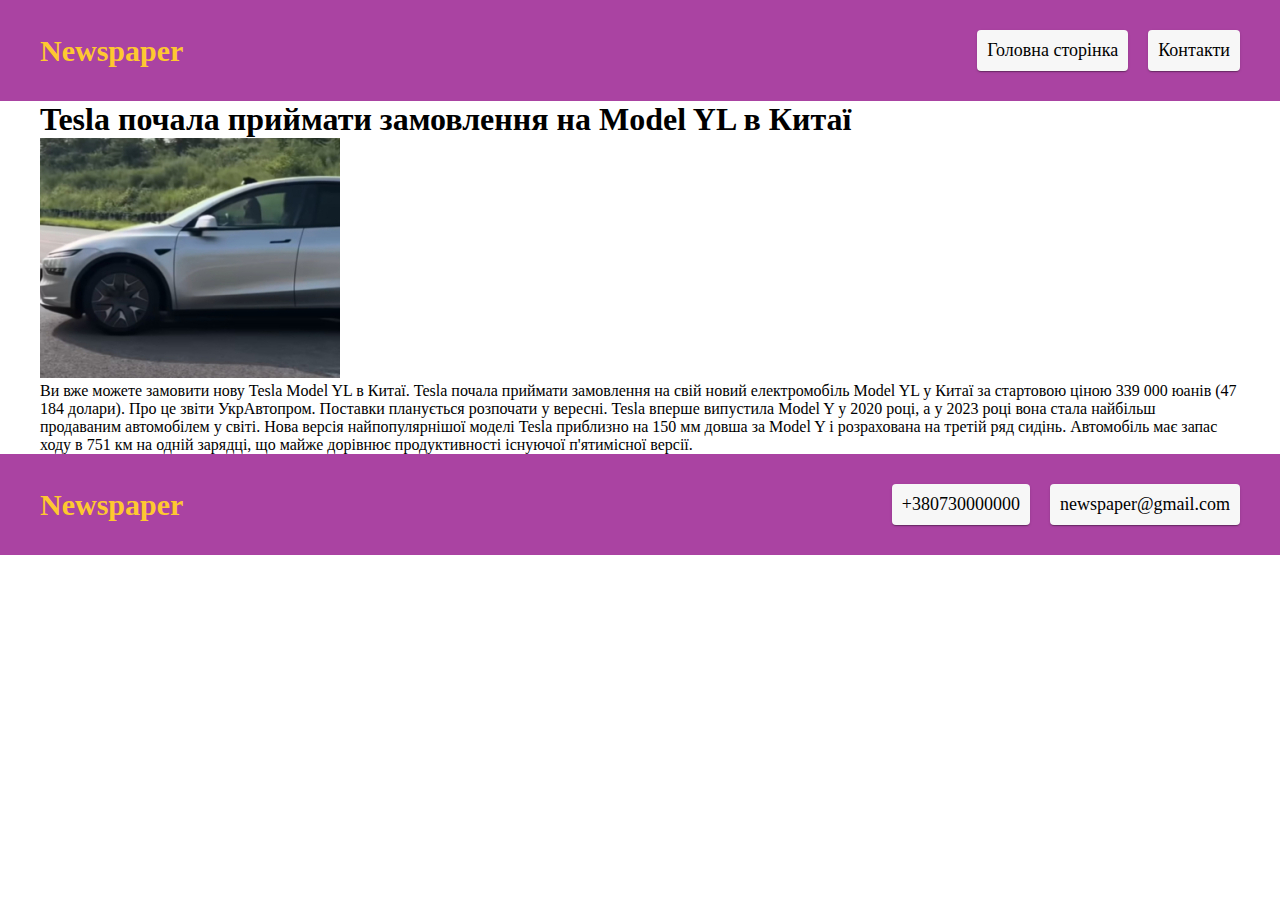
<file: new_four.html>
<!DOCTYPE html>
<html lang="en">

<head>
    <meta charset="UTF-8">
    <meta name="viewport" content="width=device-width, initial-scale=1.0">
    <title>Document</title>
    <link rel="stylesheet" href="style.css">

</head>

<body>
    <header class="header">
        <div class="container header-container">
            <a class="header-logo" href="index.html">Newspaper</a>
            <ul class="header-list">
                <li class="header-item">
                    <a class="header-link" href="index.html">Головна сторінка</a>
                </li>
                <li class="header-item">
                    <a class="header-link" href="contacts.html">Контакти</a>
                </li>
            </ul>
        </div>
    </header>
    <main>
        <section class="tesla">
            <div class="container tesla-container">
                <h1 class="tesla-title">Tesla почала приймати замовлення на Model YL в Китаї</h1>
                <img class="tesla-image" src="./img/model y.jpg" alt="Tesla model YL">
                <p class="study-text">Ви вже можете замовити нову Tesla Model YL в Китаї.

                    Tesla почала приймати замовлення на свій новий електромобіль Model YL у Китаї за стартовою ціною 339
                    000 юанів (47 184 долари). Про це звіти УкрАвтопром.

                    Поставки планується розпочати у вересні.



                    Tesla вперше випустила Model Y у 2020 році, а у 2023 році вона стала найбільш продаваним автомобілем
                    у світі.

                    Нова версія найпопулярнішої моделі Tesla приблизно на 150 мм довша за Model Y і розрахована на
                    третій ряд сидінь.

                    Автомобіль має запас ходу в 751 км на одній зарядці, що майже дорівнює продуктивності існуючої
                    п'ятимісної версії.</p>
    </main>
    <footer class="footer">
        <div class="container footer-container">
            <a class="footer-logo" href="index.html">Newspaper</a>
            <ul class="footer-list">
                <li class="footer-item">
                    <a class="footer-link" href="tel:+380730000000">+380730000000</a>
                </li>
                <li class="footer-item">
                    <a class="footer-link" href="mailto:newspaper@gmail.com">newspaper@gmail.com</a>
                </li>
            </ul>
        </div>
    </footer>
</body>

</html>
</file>
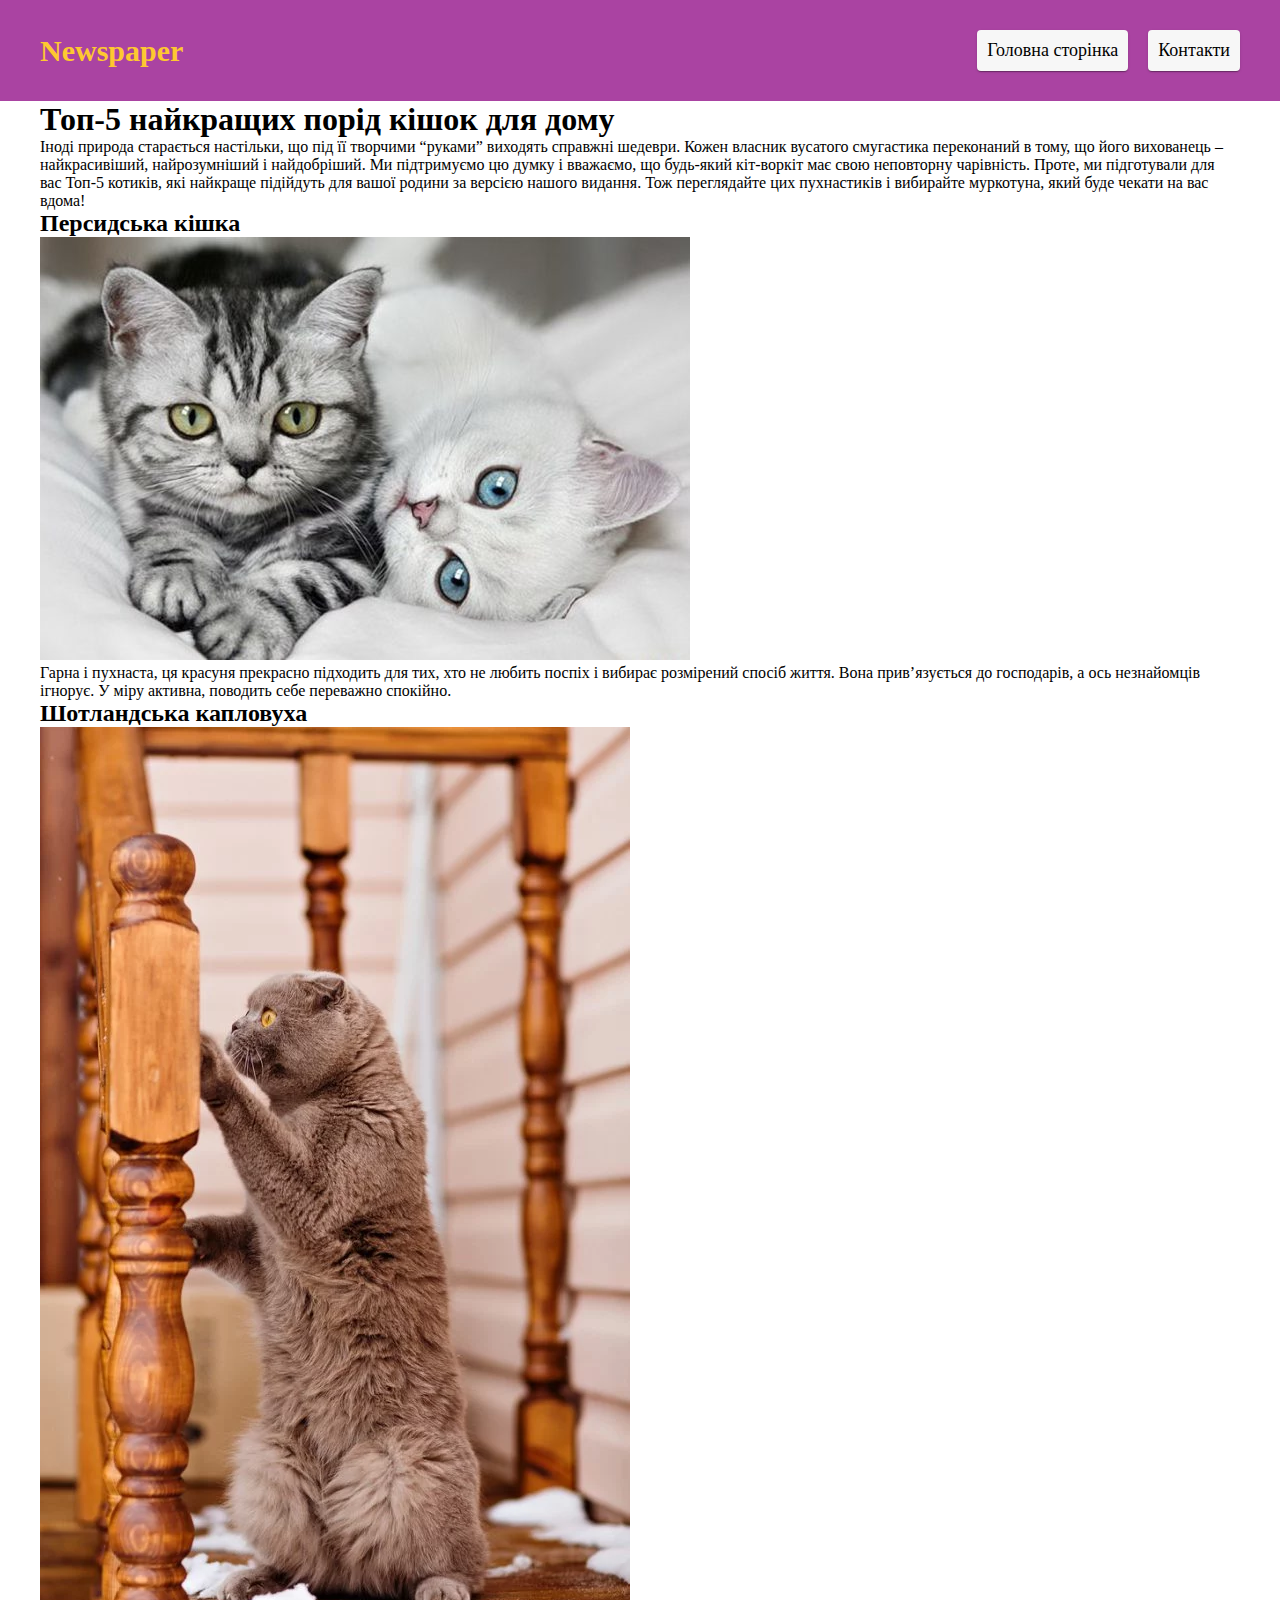
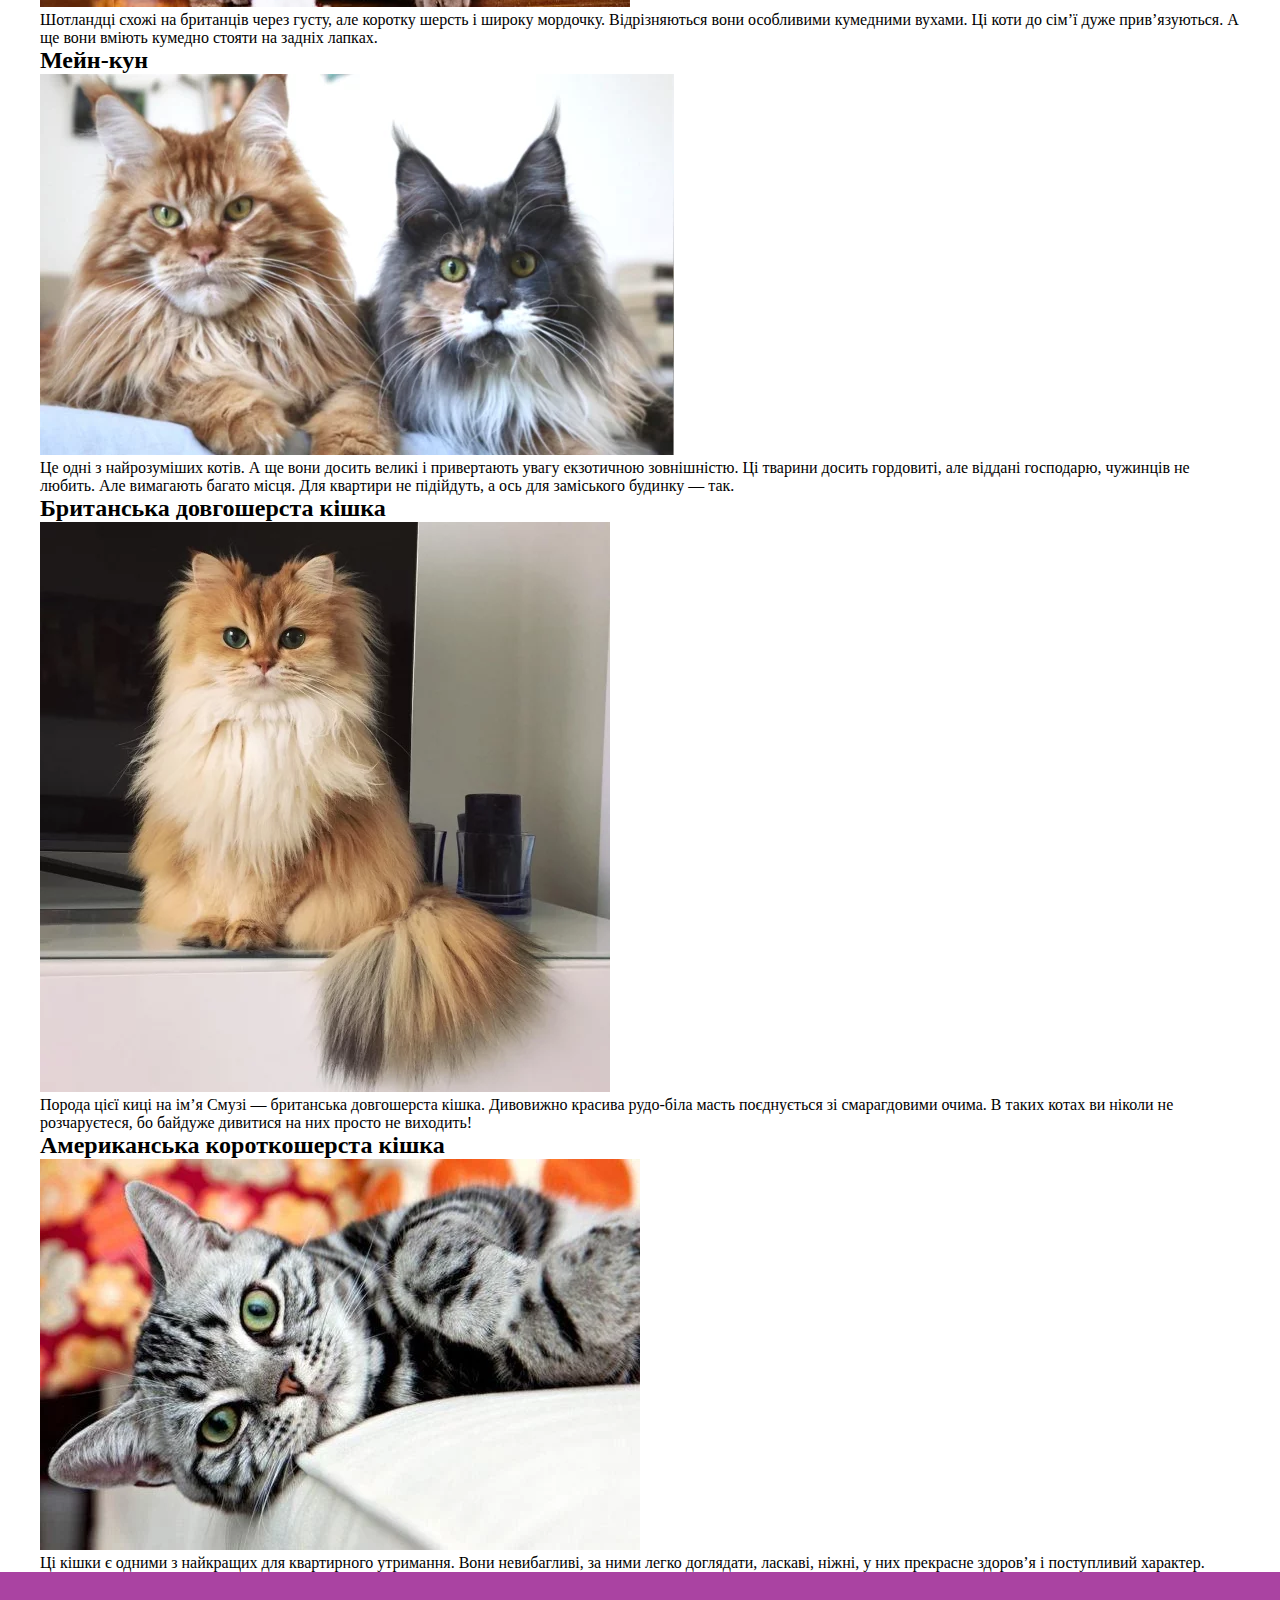
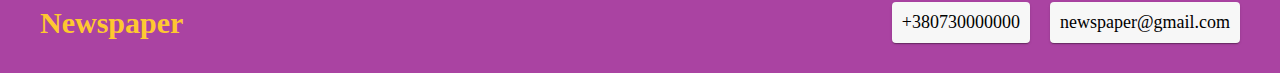
<file: new_one.html>
<!DOCTYPE html>
<html lang="en">

<head>
    <meta charset="UTF-8">
    <meta name="viewport" content="width=device-width, initial-scale=1.0">
    <title>Топ-5 найкращих порiд кішок для дому</title>
    <link rel="stylesheet" href="style.css">
</head>

<body>
    <header class="header">
        <div class="container header-container">
            <a class="header-logo" href="index.html">Newspaper</a>
            <ul class="header-list">
                <li class="header-item">
                    <a class="header-link" href="index.html">Головна сторінка</a>
                </li>
                <li class="header-item">
                    <a class="header-link" href="contacts.html">Контакти</a>
                </li>
            </ul>
        </div>
    </header>
    <main>
        <section class="cat">
            <div class="container cat-container">
                <h1 class="cat-title">
                    Топ-5 найкращих порiд кішок для дому
                </h1>
                <p class="cat-text">
                    Іноді природа старається настільки, що під її творчими “руками” виходять справжні шедеври. Кожен
                    власник вусатого смугастика переконаний в тому, що його вихованець – найкрасивіший, найрозумніший і
                    найдобріший. Ми підтримуємо цю думку і вважаємо, що будь-який кіт-воркіт має свою неповторну
                    чарівність. Проте, ми підготували для вас Топ-5 котиків, які найкраще підійдуть для вашої родини за
                    версією нашого видання. Тож переглядайте цих пухнастиків і вибирайте муркотуна, який буде чекати на
                    вас вдома!
                </p>
                <ul class="cat-list">
                    <li class="cat-item">
                        <h2 class="cat-title">Персидська кішка</h2>
                        <img class="cat-img" src="./img/new-one.jpg" alt="Персидська кішка">
                        <p class="cat-text">Гарна і пухнаста, ця красуня прекрасно підходить для тих, хто не любить
                            поспіх і вибирає розмірений спосіб життя. Вона прив’язується до господарів, а ось
                            незнайомців ігнорує. У міру активна, поводить себе переважно спокійно.</p>
                    </li>
                    <li class="cat-item">
                        <h2 class="cat-title">Шотландська капловуха</h2>
                        <img class="cat-img" src="./img/cat-2.webp" alt="Шотландська капловуха">
                        <p class="cat-text">Шотландці схожі на британців через густу, але коротку шерсть і широку
                            мордочку. Відрізняються вони особливими кумедними вухами. Ці коти до сім’ї дуже
                            прив’язуються. А ще вони вміють кумедно стояти на задніх лапках.</p>
                    </li>
                    <li class="cat-item">
                        <h2 class="cat-title">Мейн-кун</h2>
                        <img class="cat-img" src="./img/cat-3.webp" alt="Мейн-кун">
                        <p class="cat-text">Це одні з найрозуміших котів. А ще вони досить великі і привертають увагу
                            екзотичною зовнішністю. Ці тварини досить гордовиті, але віддані господарю, чужинців не
                            любить. Але вимагають багато місця. Для квартири не підійдуть, а ось для заміського будинку
                            — так.</p>
                    </li>
                    <li class="cat-item">
                        <h2 class="cat-title">Британська довгошерста кішка</h2>
                        <img class="cat-img" src="./img/cat-4.webp" alt="Британська довгошерста кішка">
                        <p class="cat-text">Порода цієї киці на ім’я Смузі — британська довгошерста кішка. Дивовижно
                            красива рудо-біла масть поєднується зі смарагдовими очима. В таких котах ви ніколи не
                            розчаруєтеся, бо байдуже дивитися на них просто не виходить!</p>
                    </li>
                    <li class="cat-item">
                        <h2 class="cat-title">Американська короткошерста кішка</h2>
                        <img class="cat-img" src="./img/cat-5.webp" alt="Американська короткошерста кішка">
                        <p class="cat-text">Ці кішки є одними з найкращих для квартирного утримання. Вони невибагливі,
                            за ними легко доглядати, ласкаві, ніжні, у них прекрасне здоров’я і поступливий характер.
                        </p>
                    </li>
                </ul>
            </div>
        </section>
    </main>
    <footer class="footer">
        <div class="container footer-container">
            <a class="footer-logo" href="index.html">Newspaper</a>
            <ul class="footer-list">
                <li class="footer-item">
                    <a class="footer-link" href="tel:+380730000000">+380730000000</a>
                </li>
                <li class="footer-item">
                    <a class="footer-link" href="mailto:newspaper@gmail.com">newspaper@gmail.com</a>
                </li>
            </ul>
        </div>
    </footer>
</body>

</html>
</file>
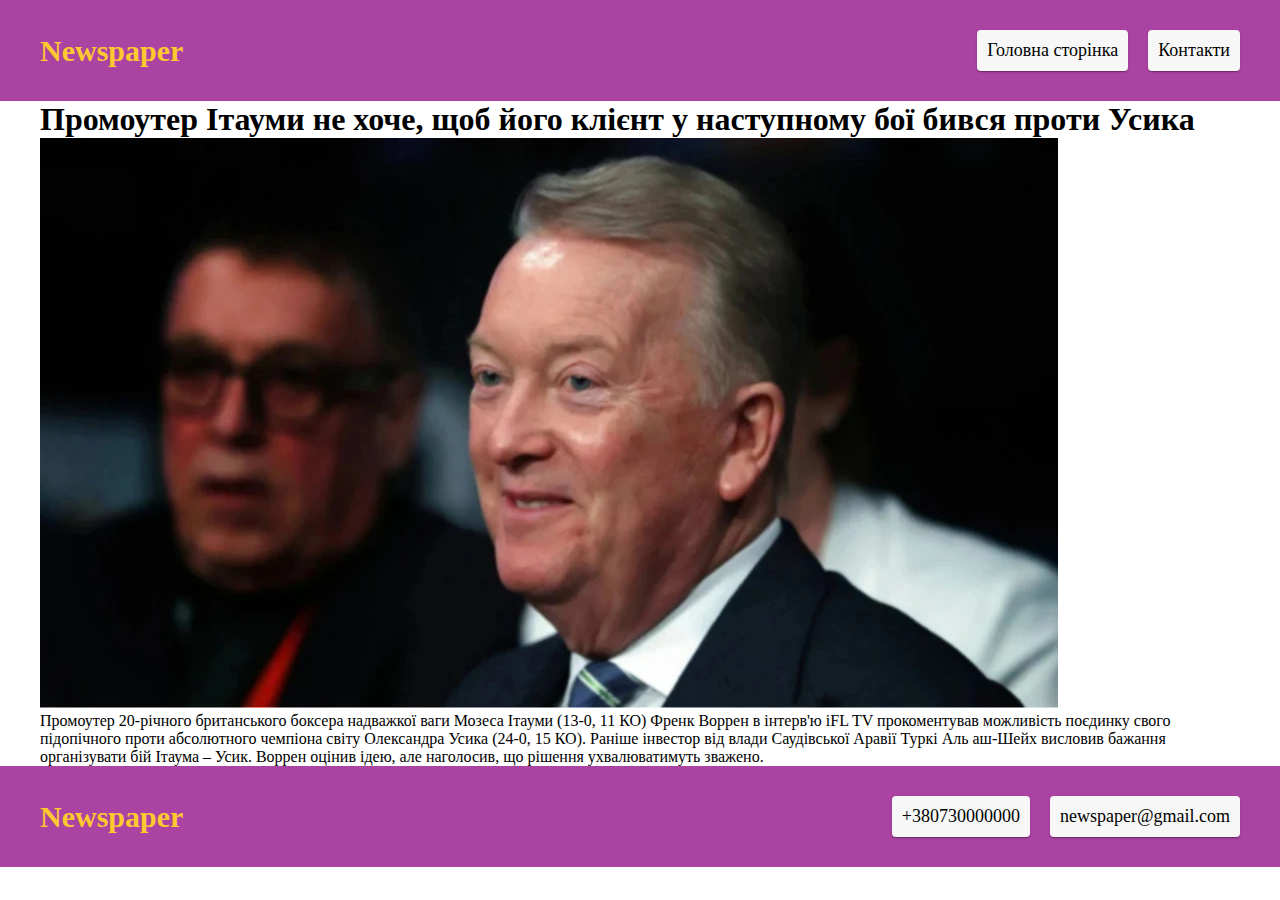
<file: new_six.html>
<!DOCTYPE html>
<html lang="en">
<head>
    <meta charset="UTF-8">
    <meta name="viewport" content="width=device-width, initial-scale=1.0">
    <title>Document</title>
    <link rel="stylesheet" href="style.css">
</head>
<body>
    <header class="header">
        <div class="container header-container">
            <a class="header-logo" href="index.html">Newspaper</a>
            <ul class="header-list">
                <li class="header-item">
                    <a class="header-link" href="index.html">Головна сторінка</a>
                </li>
                <li class="header-item">
                    <a class="header-link" href="contacts.html">Контакти</a>
                </li>
            </ul>
        </div>
    </header>
    <main>
        <section class="usyk">
            <div class="container usyk-container">
                <h1 class="usyk-title">Промоутер Ітауми не хоче, щоб його клієнт у наступному бої бився проти Усика</h1>
                <img class="usyk-image" src="./img/boks.webp" alt="промоутер хоче щоб усик не бився з його бійцем">
                <p class="usyk-text">Промоутер 20-річного британського боксера надважкої ваги Мозеса Ітауми (13-0, 11 КО) Френк Воррен в інтерв'ю iFL TV прокоментував можливість поєдинку свого підопічного проти абсолютного чемпіона світу Олександра Усика (24-0, 15 КО).

Раніше інвестор від влади Саудівської Аравії Туркі Аль аш-Шейх висловив бажання організувати бій Ітаума – Усик. Воррен оцінив ідею, але наголосив, що рішення ухвалюватимуть зважено.</p>
    </main>
    <footer class="footer">
        <div class="container footer-container">
            <a class="footer-logo" href="index.html">Newspaper</a>
            <ul class="footer-list">
                <li class="footer-item">
                    <a class="footer-link" href="tel:+380730000000">+380730000000</a>
                </li>
                <li class="footer-item">
                    <a class="footer-link" href="mailto:newspaper@gmail.com">newspaper@gmail.com</a>
                </li>
            </ul>
        </div>
    </footer>
</body>
</html>
</file>
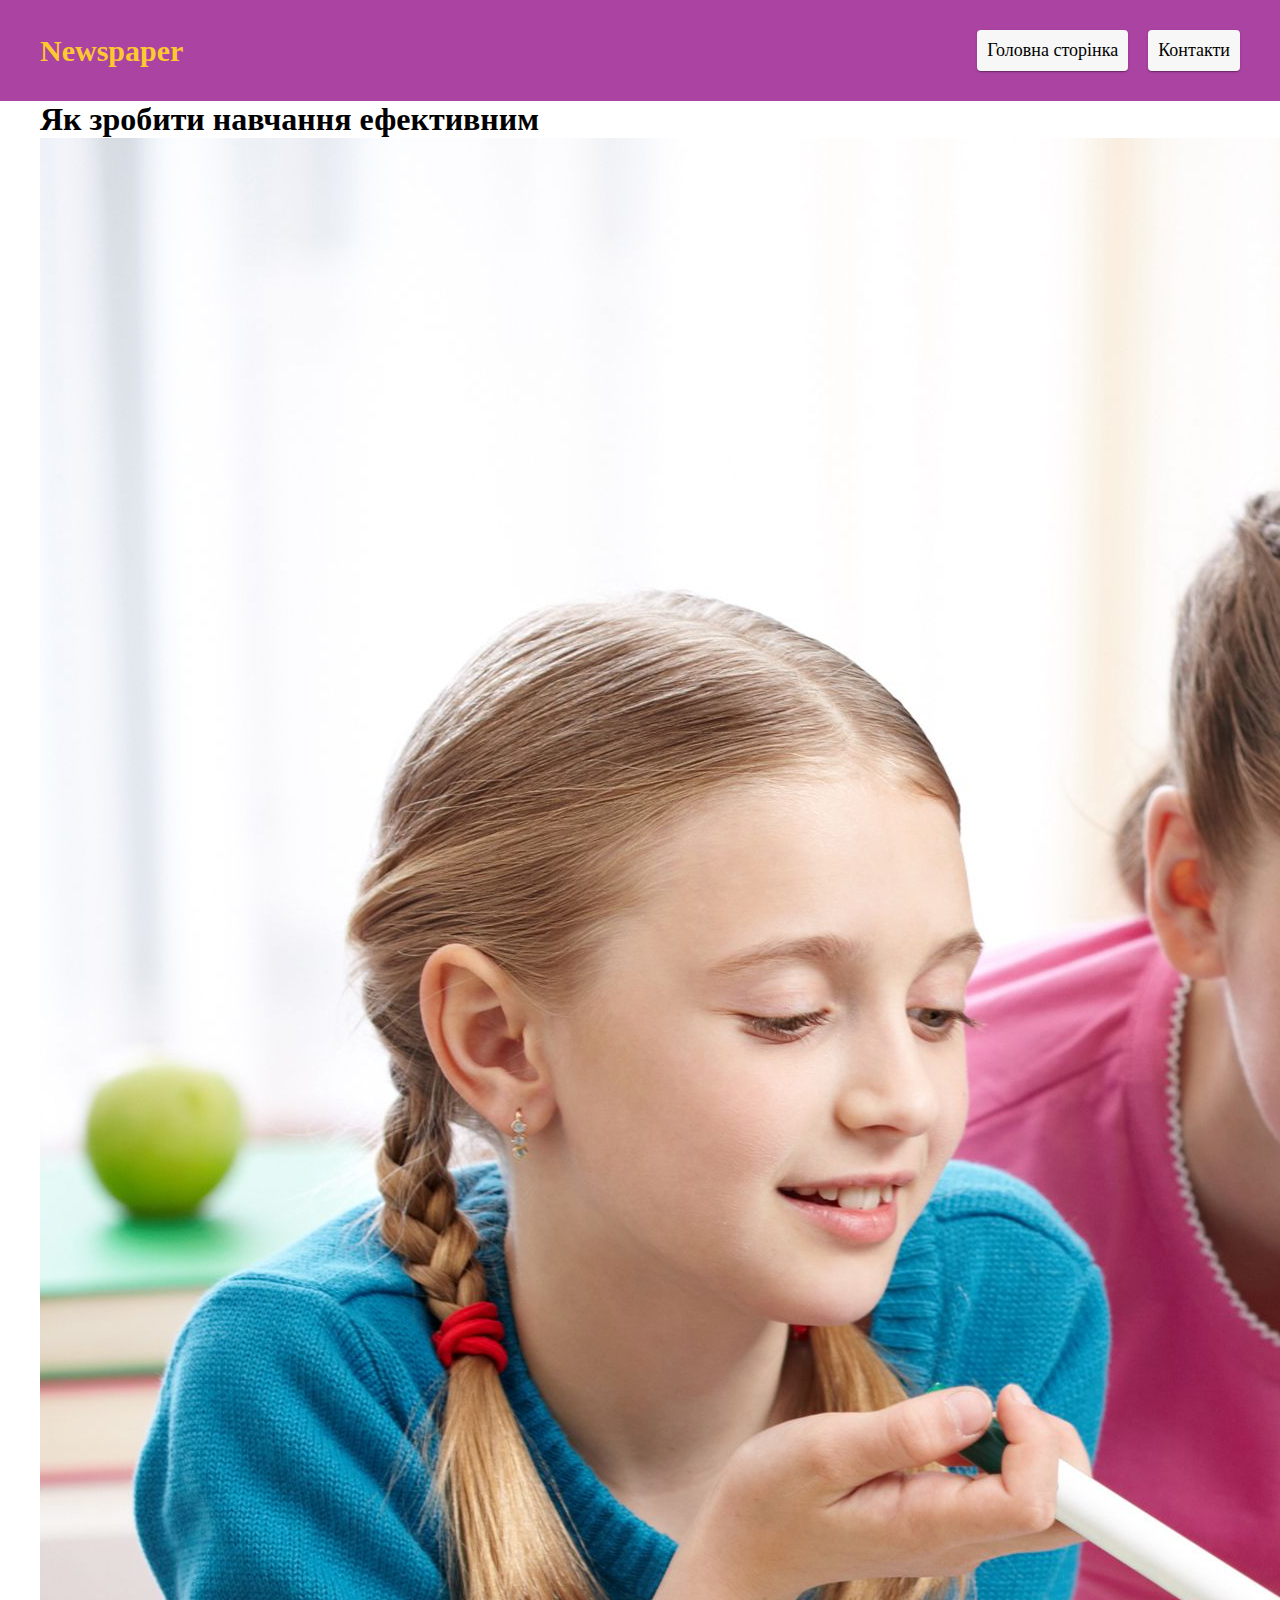
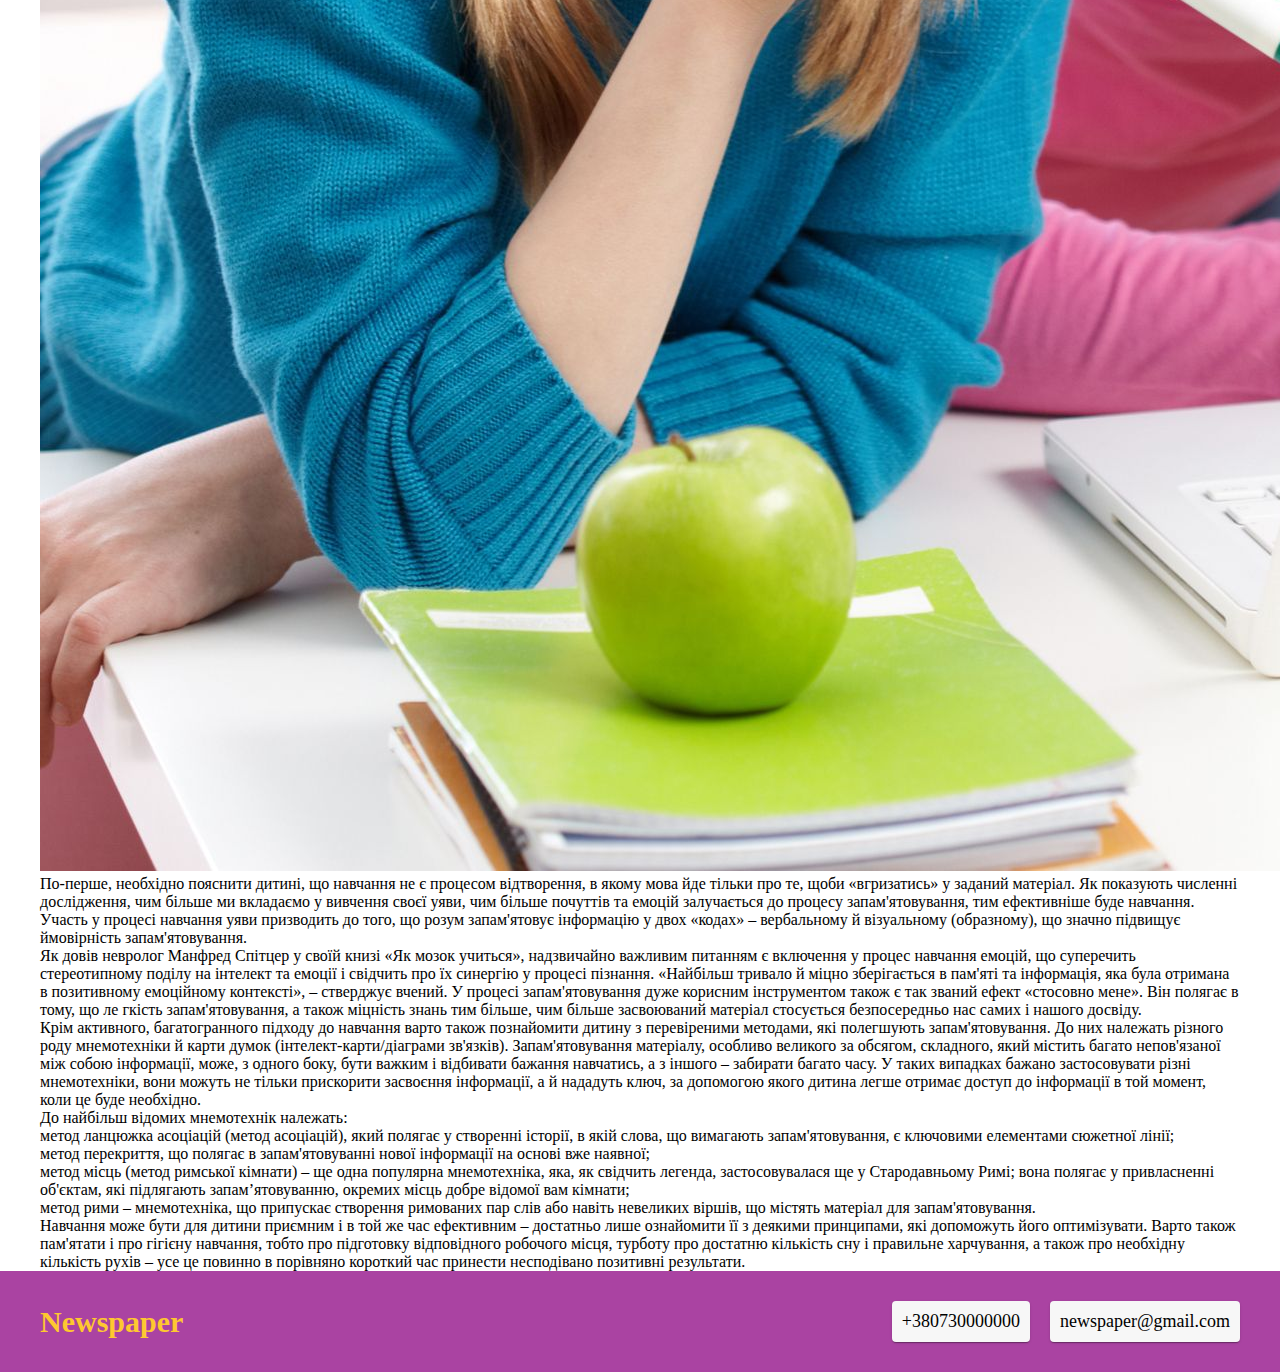
<file: new_three.html>
<!DOCTYPE html>
<html lang="en">

<head>
    <meta charset="UTF-8">
    <meta name="viewport" content="width=device-width, initial-scale=1.0">
    <title>Як зробити навчання ефективним</title>
    <link rel="stylesheet" href="style.css">
</head>

<body>
    <header class="header">
        <div class="container header-container">
            <a class="header-logo" href="index.html">Newspaper</a>
            <ul class="header-list">
                <li class="header-item">
                    <a class="header-link" href="index.html">Головна сторінка</a>
                </li>
                <li class="header-item">
                    <a class="header-link" href="contacts.html">Контакти</a>
                </li>
            </ul>
        </div>
    </header>
    <main>
        <section class="study">
            <div class="container study-container">
                <h1 class="study-title">Як зробити навчання ефективним</h1>
                <img class="study-image" src="./img/new-three.jpg" alt="">
                <p class="study-text">По-перше, необхідно пояснити дитині, що навчання не є процесом відтворення, в
                    якому мова йде тільки про те, щоби «вгризатись» у заданий матеріал. Як показують численні
                    дослідження, чим більше ми вкладаємо у вивчення своєї уяви, чим більше почуттів та емоцій
                    залучається до процесу запам'ятовування, тим ефективніше буде навчання. Участь у процесі навчання
                    уяви призводить до того, що розум запам'ятовує інформацію у двох «кодах» – вербальному й візуальному
                    (образному), що значно підвищує ймовірність
                    запам'ятовування.</p>
                <p class="study-text">Як довів невролог Манфред Спітцер у своїй книзі «Як мозок учиться», надзвичайно
                    важливим питанням є включення у процес навчання емоцій, що суперечить стереотипному поділу на
                    інтелект та емоції і свідчить про їх синергію у процесі пізнання. «Найбільш тривало й міцно
                    зберігається в пам'яті та інформація, яка була отримана в позитивному емоційному контексті», –
                    стверджує вчений. У процесі запам'ятовування дуже корисним інструментом також є так званий ефект
                    «стосовно мене». Він полягає в тому, що ле
                    гкість запам'ятовування, а також міцність знань тим більше, чим більше засвоюваний матеріал
                    стосується безпосередньо нас самих і нашого досвіду.
                </p>
                <p class="study-text">Крім активного, багатогранного підходу до навчання варто також познайомити дитину
                    з перевіреними методами, які полегшують запам'ятовування. До них належать різного роду мнемотехніки
                    й карти думок (інтелект-карти/діаграми зв'язків). Запам'ятовування матеріалу, особливо великого за
                    обсягом, складного, який містить багато непов'язаної між собою інформації, може, з одного боку, бути
                    важким і відбивати бажання навчатись, а з іншого – забирати багато часу. У таких випадках бажано
                    застосовувати різні
                    мнемотехніки, вони можуть не тільки прискорити засвоєння інформації, а й нададуть ключ, за допомогою
                    якого дитина легше отримає доступ до інформації в той момент, коли це буде необхідно.</p>
                <p class="study-text">До найбільш відомих мнемотехнік належать:</p>
                <ul class="study-list">
                    <li class="study-item">метод ланцюжка асоціацій (метод асоціацій), який полягає у створенні історії,
                        в якій слова, що вимагають запам'ятовування, є ключовими елементами сюжетної лінії;</li>
                    <li class="study-item">метод перекриття, що полягає в запам'ятовуванні нової інформації на основі
                        вже наявної;</li>
                    <li class="study-item">метод місць (метод римської кімнати) – ще одна популярна мнемотехніка, яка,
                        як свідчить легенда, застосовувалася ще у Стародавньому Римі; вона полягає у привласненні
                        об'єктам, які підлягають запам’ятовуванню, окремих місць добре відомої вам кімнати;</li>
                    <li class="study-item">метод рими – мнемотехніка, що припускає створення римованих пар слів або
                        навіть невеликих віршів, що містять матеріал для запам'ятовування.</li>
                </ul>
                <p class="study-text">
                    Навчання може бути для дитини приємним і в той же час ефективним – достатньо лише ознайомити її з
                    деякими принципами, які допоможуть його оптимізувати. Варто також пам'ятати і про гігієну навчання,
                    тобто про підготовку відповідного робочого місця, турботу про достатню кількість сну і правильне
                    харчування, а також про необхідну кількість рухів – усе це повинно в порівняно короткий час принести
                    несподівано позитивні результати.
                </p>
            </div>
        </section>
    </main>
    <footer class="footer">
        <div class="container footer-container">
            <a class="footer-logo" href="index.html">Newspaper</a>
            <ul class="footer-list">
                <li class="footer-item">
                    <a class="footer-link" href="tel:+380730000000">+380730000000</a>
                </li>
                <li class="footer-item">
                    <a class="footer-link" href="mailto:newspaper@gmail.com">newspaper@gmail.com</a>
                </li>
            </ul>
        </div>
    </footer>
</body>

</html>
</file>
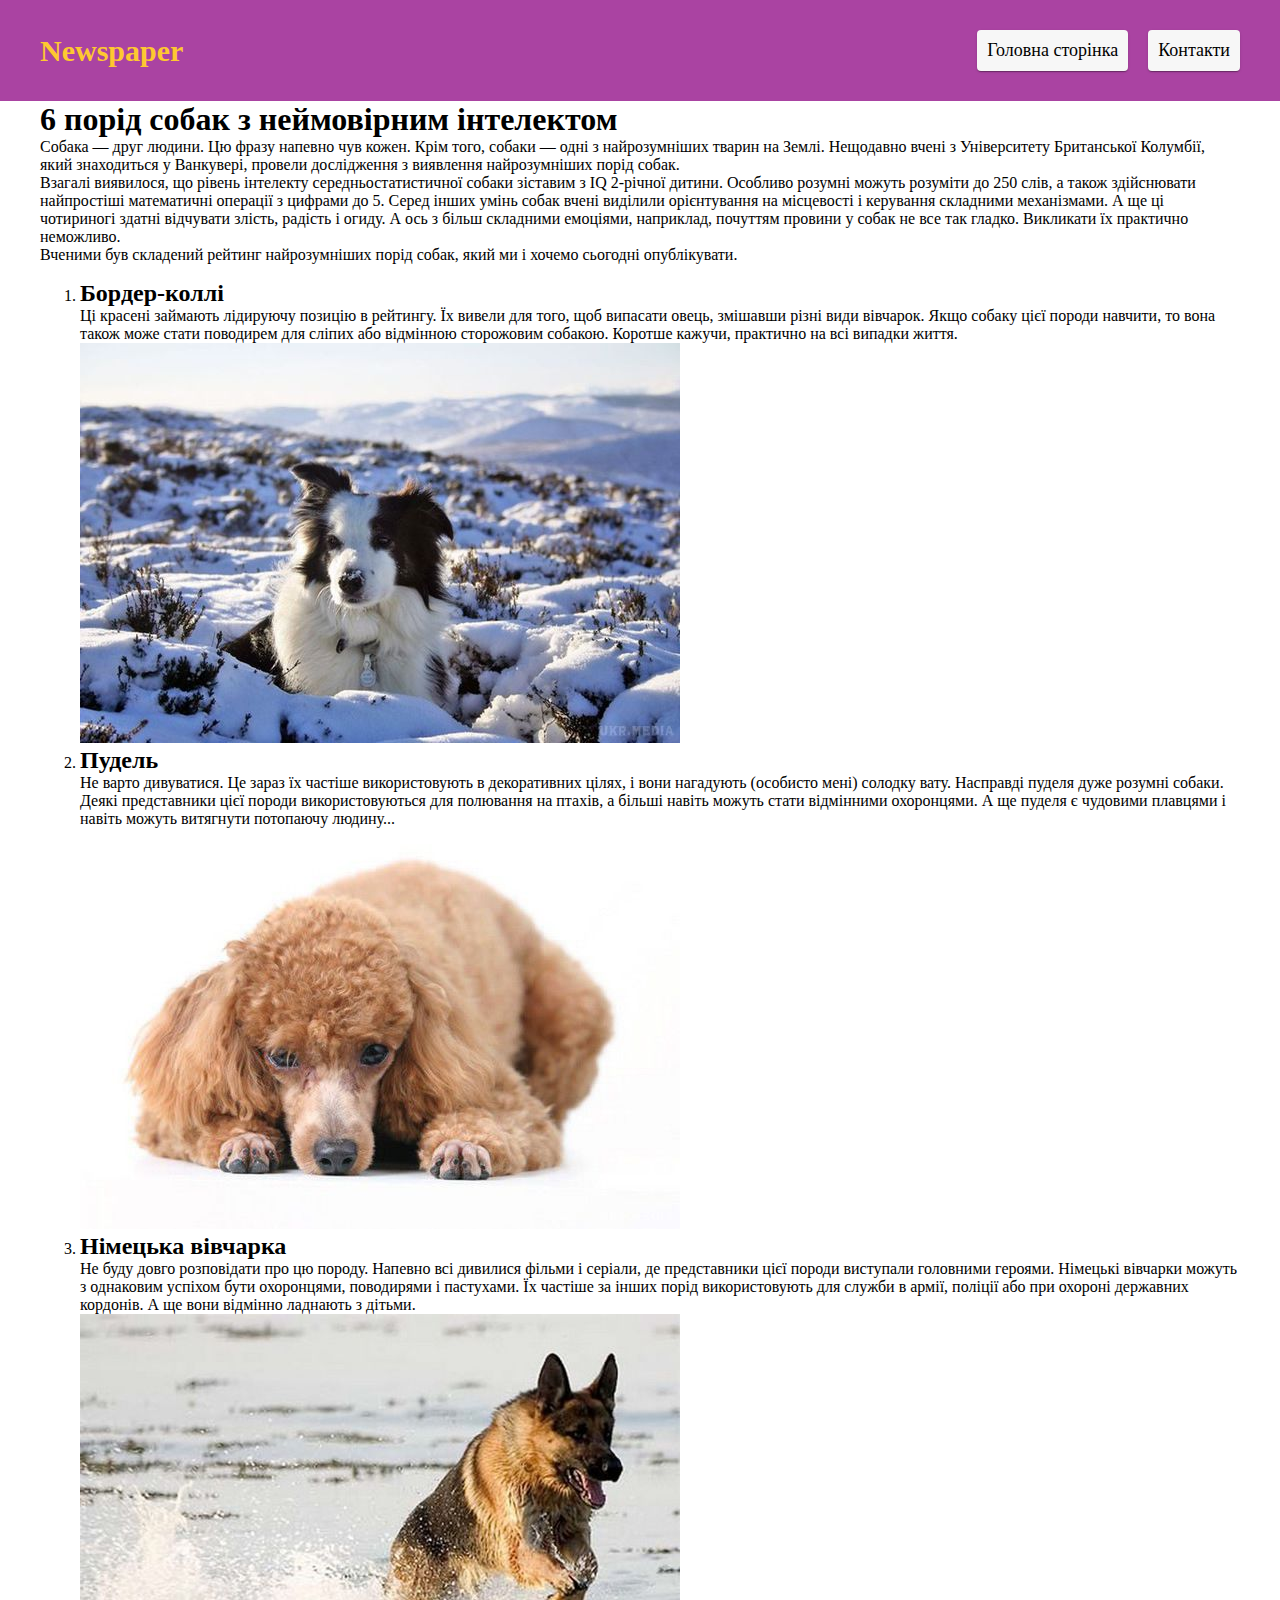
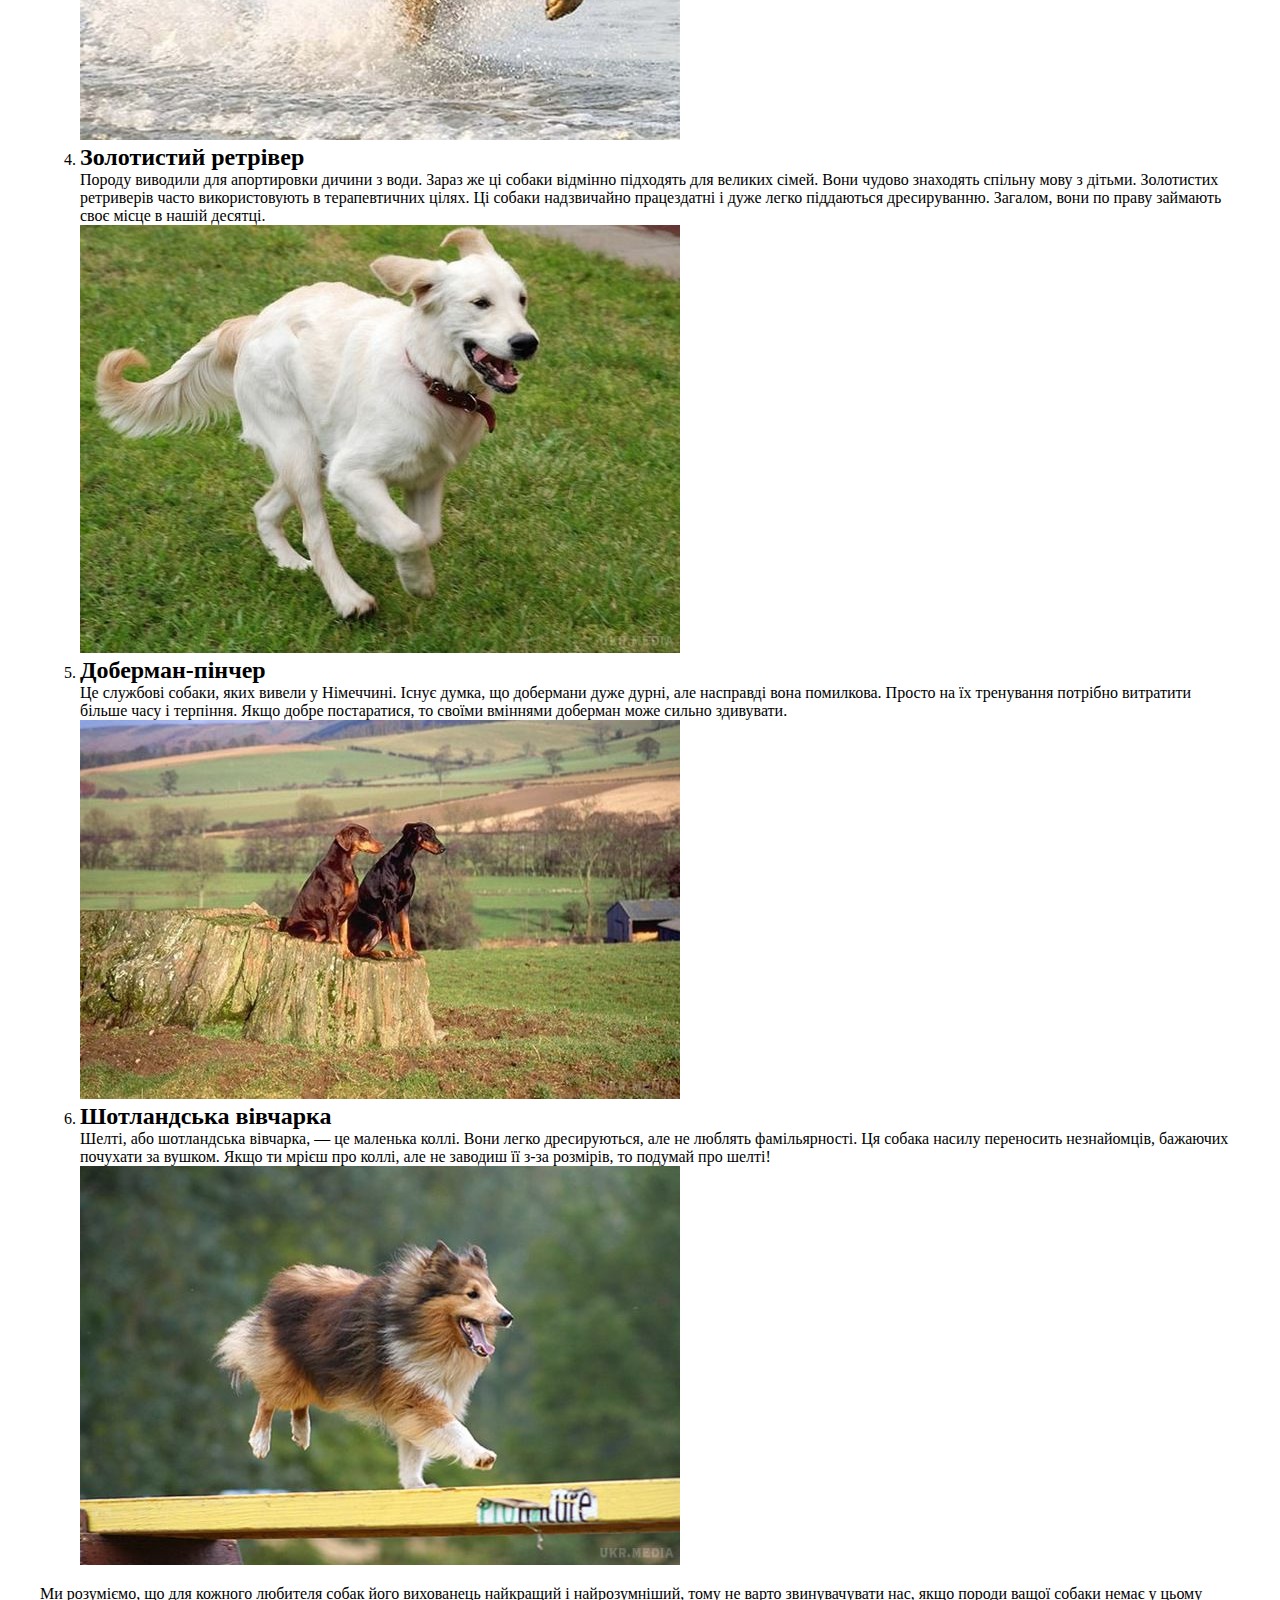
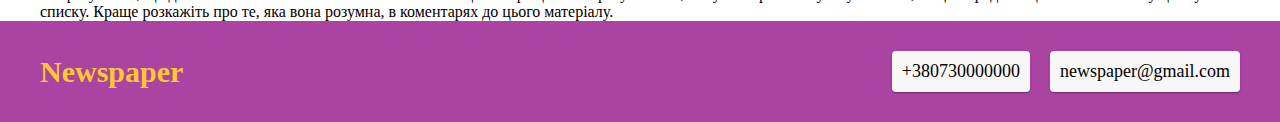
<file: new_two.html>
<!DOCTYPE html>
<html lang="en">

<head>
    <meta charset="UTF-8">
    <meta name="viewport" content="width=device-width, initial-scale=1.0">
    <title>6 порід собак з неймовірним інтелектом</title>
    <link rel="stylesheet" href="style.css">
</head>

<body>
    <header class="header">
        <div class="container header-container">
            <a class="header-logo" href="index.html">Newspaper</a>
            <ul class="header-list">
                <li class="header-item">
                    <a class="header-link" href="index.html">Головна сторінка</a>
                </li>
                <li class="header-item">
                    <a class="header-link" href="contacts.html">Контакти</a>
                </li>
            </ul>
        </div>
    </header>
    <main>
        <section class="dog">
            <div class="container dog-container">
                <h1 class="title">
                    6 порід собак з неймовірним інтелектом
                </h1>
                <p class="dog-text">Собака — друг людини. Цю фразу напевно чув кожен. Крім того, собаки — одні з
                    найрозумніших тварин на Землі. Нещодавно вчені з Університету Британської Колумбії, який знаходиться
                    у Ванкувері, провели дослідження з виявлення найрозумніших порід собак.</p>
                <p class="dog-text">Взагалі виявилося, що рівень інтелекту середньостатистичної собаки зіставим з IQ
                    2-річної дитини. Особливо розумні можуть розуміти до 250 слів, а також здійснювати найпростіші
                    математичні операції з цифрами до 5. Серед інших умінь собак вчені виділили орієнтування на
                    місцевості і керування складними механізмами. А ще ці чотириногі здатні відчувати злість, радість і
                    огиду. А ось з більш складними емоціями, наприклад, почуттям провини у собак не все так гладко.
                    Викликати їх практично неможливо.</p>
                <p class="dog-text">Вченими був складений рейтинг найрозумніших порід собак, який ми і хочемо сьогодні
                    опублікувати.</p>
                <ol class="dog-list">
                    <li class="dog-item">
                        <h2 class="dog-title">Бордер-коллі</h2>
                        <p class="dog-text">Ці красені займають лідируючу позицію в рейтингу. Їх вивели для того, щоб
                            випасати овець, змішавши різні види вівчарок. Якщо собаку цієї породи навчити, то вона також
                            може стати поводирем для сліпих або відмінною сторожовим собакою. Коротше кажучи, практично
                            на всі випадки життя.</p>
                        <img class="dog-img" src="./img/dog-1.jpg" alt="Бордер-коллі">
                    </li>
                    <li class="dog-item">
                        <h2 class="dog-title">Пудель</h2>
                        <p class="dog-text">Не варто дивуватися. Це зараз їх частіше використовують в декоративних
                            цілях, і вони нагадують (особисто мені) солодку вату. Насправді пуделя дуже розумні собаки.
                            Деякі представники цієї породи використовуються для полювання на птахів, а більші навіть
                            можуть стати відмінними охоронцями. А ще пуделя є чудовими плавцями і навіть можуть
                            витягнути потопаючу людину...</p>
                        <img class="dog-img" src="./img/dog-2.jpg" alt="Пудель">
                    </li>
                    <li class="dog-item">
                        <h2 class="dog-title">Німецька вівчарка</h2>
                        <p class="dog-text">Не буду довго розповідати про цю породу. Напевно всі дивилися фільми і
                            серіали, де представники цієї породи виступали головними героями. Німецькі вівчарки можуть з
                            однаковим успіхом бути охоронцями, поводирями і пастухами. Їх частіше за інших порід
                            використовують для служби в армії, поліції або при охороні державних кордонів. А ще вони
                            відмінно ладнають з дітьми.</p>
                        <img class="dog-img" src="./img/dog-3.jpg" alt="Німецька вівчарка">
                    </li>
                    <li class="dog-item">
                        <h2 class="dog-title">Золотистий ретрівер</h2>
                        <p class="dog-text">Породу виводили для апортировки дичини з води. Зараз же ці собаки відмінно
                            підходять для великих сімей. Вони чудово знаходять спільну мову з дітьми. Золотистих
                            ретриверів часто використовують в терапевтичних цілях. Ці собаки надзвичайно працездатні і
                            дуже легко піддаються дресируванню. Загалом, вони по праву займають своє місце в нашій
                            десятці.</p>
                        <img class="dog-img" src="./img/dog-4.jpg" alt="Золотистий ретрівер">
                    </li>
                    <li class="dog-item">
                        <h2 class="dog-title">Доберман-пінчер</h2>
                        <p class="dog-text">Це службові собаки, яких вивели у Німеччині. Існує думка, що добермани дуже
                            дурні, але насправді вона помилкова. Просто на їх тренування потрібно витратити більше часу
                            і терпіння. Якщо добре постаратися, то своїми вміннями доберман може сильно здивувати.</p>
                        <img class="dog-img" src="./img/dog-5.jpg" alt="Доберман-пінчер">
                    </li>
                    <li class="dog-item">
                        <h2 class="dog-title">Шотландська вівчарка</h2>
                        <p class="dog-text">Шелті, або шотландська вівчарка, — це маленька коллі. Вони легко
                            дресируються, але не люблять фамільярності. Ця собака насилу переносить незнайомців,
                            бажаючих почухати за вушком. Якщо ти мрієш про коллі, але не заводиш її з-за розмірів, то
                            подумай про шелті!</p>
                        <img class="dog-img" src="./img/dog-6.jpg" alt="Шотландська вівчарка">
                    </li>
                </ol>
                <p class="dog-text">Ми розуміємо, що для кожного любителя собак його вихованець найкращий і
                    найрозумніший, тому не варто звинувачувати нас, якщо породи ващої собаки немає у цьому списку. Краще
                    розкажіть про те, яка вона розумна, в коментарях до цього матеріалу.</p>
            </div>
        </section>
    </main>
    <footer class="footer">
        <div class="container footer-container">
            <a class="footer-logo" href="index.html">Newspaper</a>
            <ul class="footer-list">
                <li class="footer-item">
                    <a class="footer-link" href="tel:+380730000000">+380730000000</a>
                </li>
                <li class="footer-item">
                    <a class="footer-link" href="mailto:newspaper@gmail.com">newspaper@gmail.com</a>
                </li>
            </ul>
        </div>
    </footer>
</body>

</html>
</file>
<file: style.css>
body{
    margin: 0;
    padding: 0;
}
ul{
    list-style: none;
    padding: 0;
    margin: 0;
}
a{
    text-decoration: none;
}
h1,h2,h3,p{
    margin: 0;
    padding: 0;
}
.container{
    width: 1200px;
    margin: 0 auto;
    padding: 0 15px;
}
/* header */
.header{
    background-color: #aa43a2;;
    padding: 30px 0;
    display: flex;
}
.header-container{
    display: flex;
    justify-content: space-between;
    align-items: center;
}
.header-list{
    display: flex;
    gap: 20px;
}
.header-logo{
    color: #fec830;
    font-size: 30px;
    font-weight: 700;
}
.header-item{
    padding: 10px;
    background-color: rgb(247, 247, 247);;
    border-radius: 4px;
    box-shadow: 0px 2px 1px -1px rgba(0, 0, 0, 0.2), 0px 1px 1px 0px rgba(0, 0, 0, 0.14), 0px 1px 3px 0px rgba(0, 0, 0, 0.12);;
}
.header-link{
    color: black;
    font-size: 18px;
}
.header-link:hover{
    background-color: white;
}
/* main */
.main{
    padding: 80px 0;
    background-color: #fdd875;
}
.hero-wrap{
    background-color: white;
    padding: 25px 0;
    border: 1px solid gray;
    box-shadow: 0px 1px 1px RGB(0 0 0 / 12%), 0px 4px 4px RGB(0 0 0 / 6%), 1px 4px 6px RGB(0 0 0 / 16%);;
    border-radius: 20px;
}
.hero-title{
    font-size: 40px;
    text-align: center;
}
.hero-container{
    background-color: rgb(247, 247, 247);
    padding: 30px;
    border: 1px solid gray;
    box-shadow: 0px 2px 1px -1px rgba(0, 0, 0, 0.2), 0px 1px 1px 0px rgba(0, 0, 0, 0.14), 0px 1px 3px 0px rgba(0, 0, 0, 0.12);
    border-radius: 20px;
    margin-top: 50px;
}
.hero-list{
    display: flex;
    justify-content: space-between;
    flex-wrap: wrap;
    row-gap: 30px;
}
.hero-item{
    width: 330px;
    padding: 15px;
    background-color: white;
    border: 1px solid rgb(224, 223, 223);;
    border-radius: 8px;
}
.hero-img{
    width: 100%;
    height: 240px;
}
.hero-subtitle{
    padding-top: 30px;
    padding-bottom: 15px;
    color: black;
}
.hero-text{
    color: black;
}
/* footer */
.footer{
    background-color: #aa43a2;;
    padding: 30px 0;
    display: flex;
}
.footer-container{
    display: flex;
    justify-content: space-between;
    align-items: center;
}
.footer-list{
    display: flex;
    gap: 20px;
}
.footer-logo{
    color: #fec830;
    font-size: 30px;
    font-weight: 700;
}
.footer-item{
    padding: 10px;
    background-color: rgb(247, 247, 247);;
    border-radius: 4px;
    box-shadow: 0px 2px 1px -1px rgba(0, 0, 0, 0.2), 0px 1px 1px 0px rgba(0, 0, 0, 0.14), 0px 1px 3px 0px rgba(0, 0, 0, 0.12);;
}
.footer-link{
    color: black;
    font-size: 18px;
}
.footer-link:hover{
    background-color: white;
}
</file>
